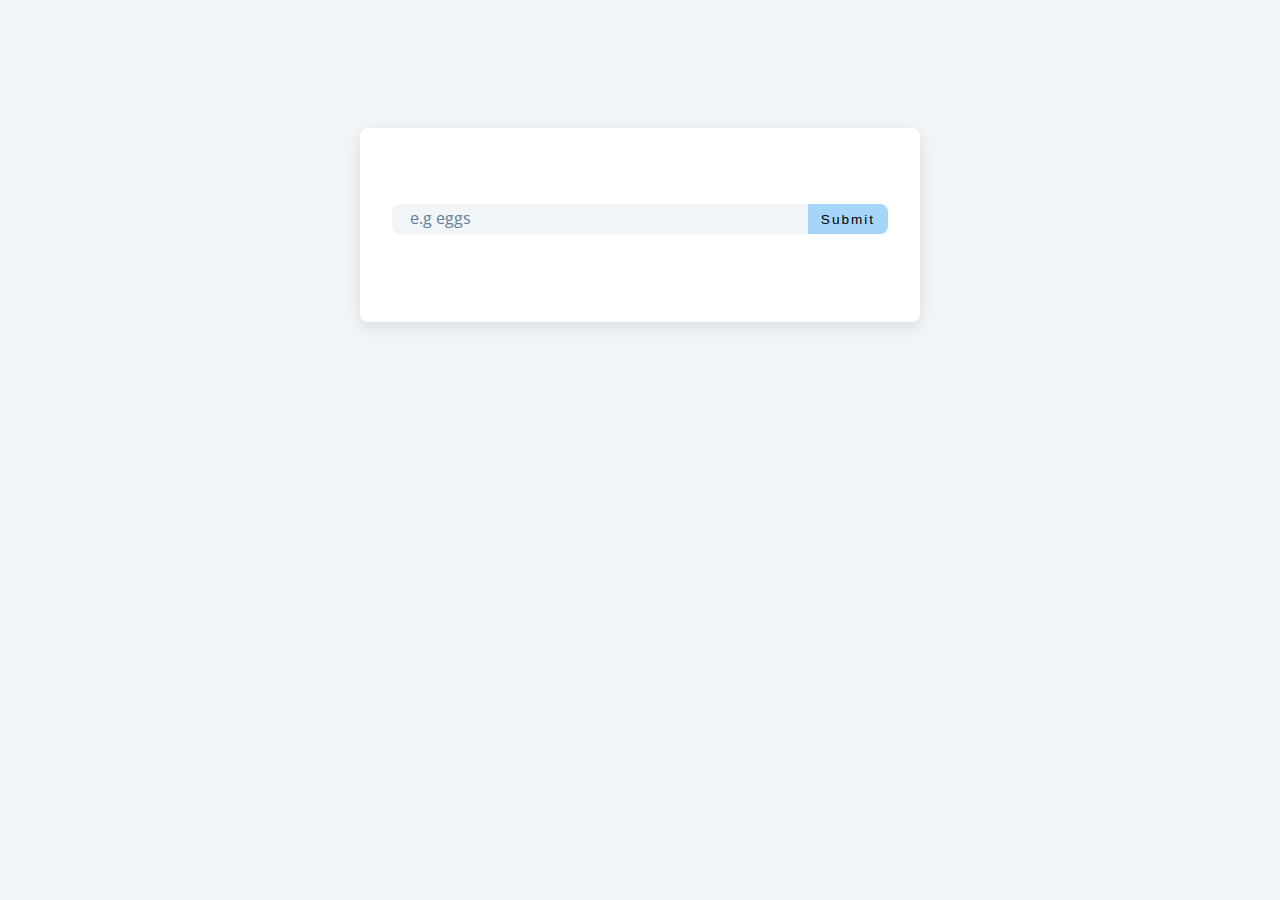
<file: Grocery-bud/index.html>
<!DOCTYPE html>
<html lang="en">

<head>
    <meta charset="UTF-8" />
    <meta name="viewport" content="width=device-width, initial-scale=1.0" />
    <title>Grocery Bud</title>
    <!-- font-awesome -->
    <link rel="stylesheet" href="https://cdnjs.cloudflare.com/ajax/libs/font-awesome/5.14.0/css/all.min.css" />
    <!-- styles -->
    <link rel="stylesheet" href="style.css" />
</head>

<body>
    <section class="section-center">
        <!--form -->
        <form class="grocery-form">
            <p class="alert"></p>
            <h3 class="grocery-bud"></h3>
            <div class="form-control">
                <input type="text" id="grocery" placeholder="e.g eggs" />
                <button type="submit" class="submit-btn">
                    submit
                </button>
            </div>
        </form>
        <!-- list -->
        <div class="grocery-container">
            <div class="grocery-list">
            </div>
            <!-- button -->
            <button type="button" class="clear-btn">
                clear items
            </button>
        </div>
    </section>
    <!-- javascript -->
    <script src="app.js"></script>
</body>

</html>
</file>
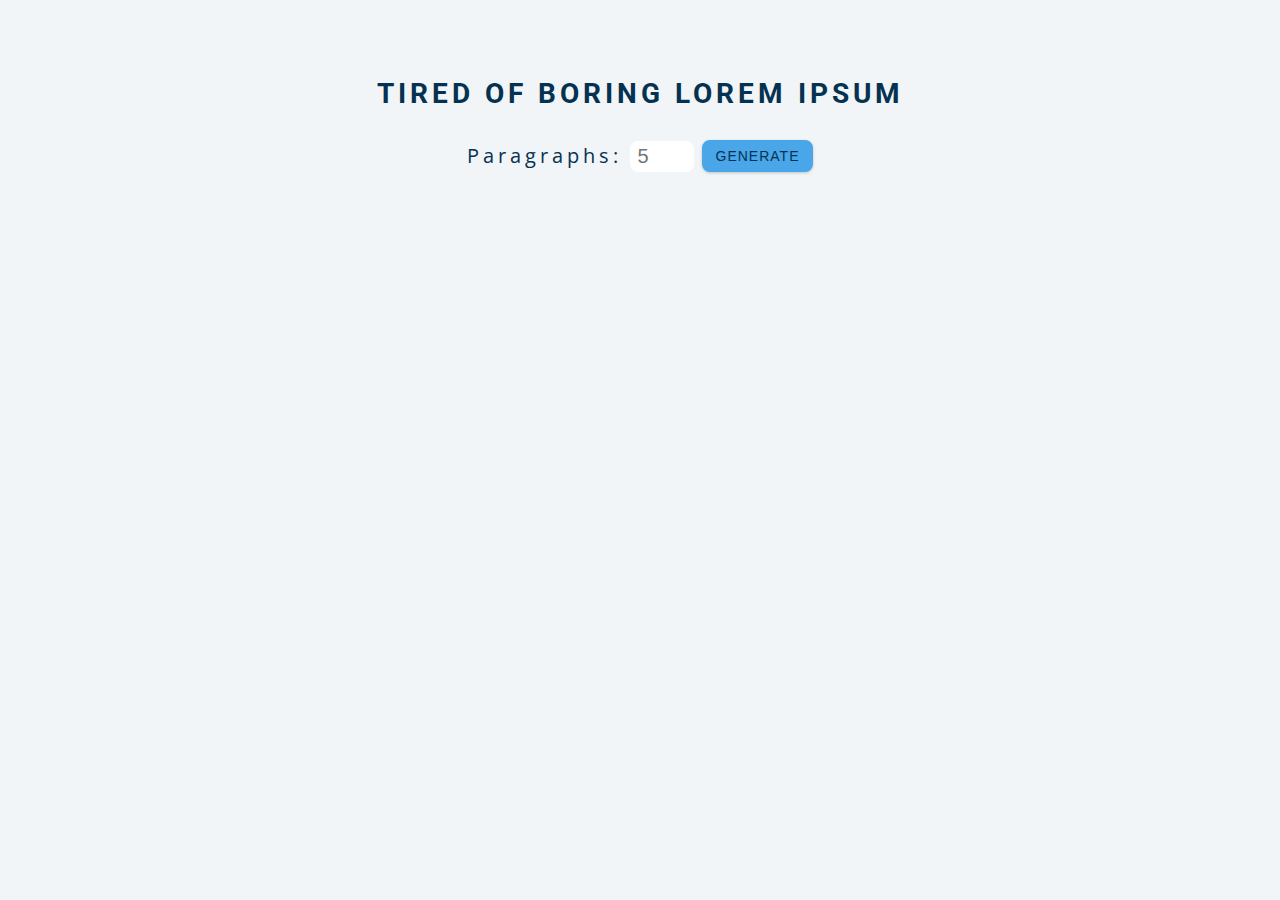
<file: Lorem ipsum/index.html>
<!DOCTYPE html>
<html lang="en">
  <head>
    <meta charset="UTF-8" />
    <meta name="viewport" content="width=device-width, initial-scale=1.0" />
    <title>Lorem Ipsum</title>

    <!-- styles -->
    <link rel="stylesheet" href="style.css" />
  </head>
  <body>
    <section class="section-center">
        <h3>tired of boring lorem Ipsum</h3>
        <form class="lorem-form">
            <label for="amount">paragraphs:</label>
            <input type="number" name="amount" id="amount" placeholder="5">
            <button type="submit" class="btn">generate</button>
        </form>
        <article class="lorem-text"></article>
    </section>
    <!-- javascript -->
    <script src="app.js"></script>
  </body>
</html>
</file>
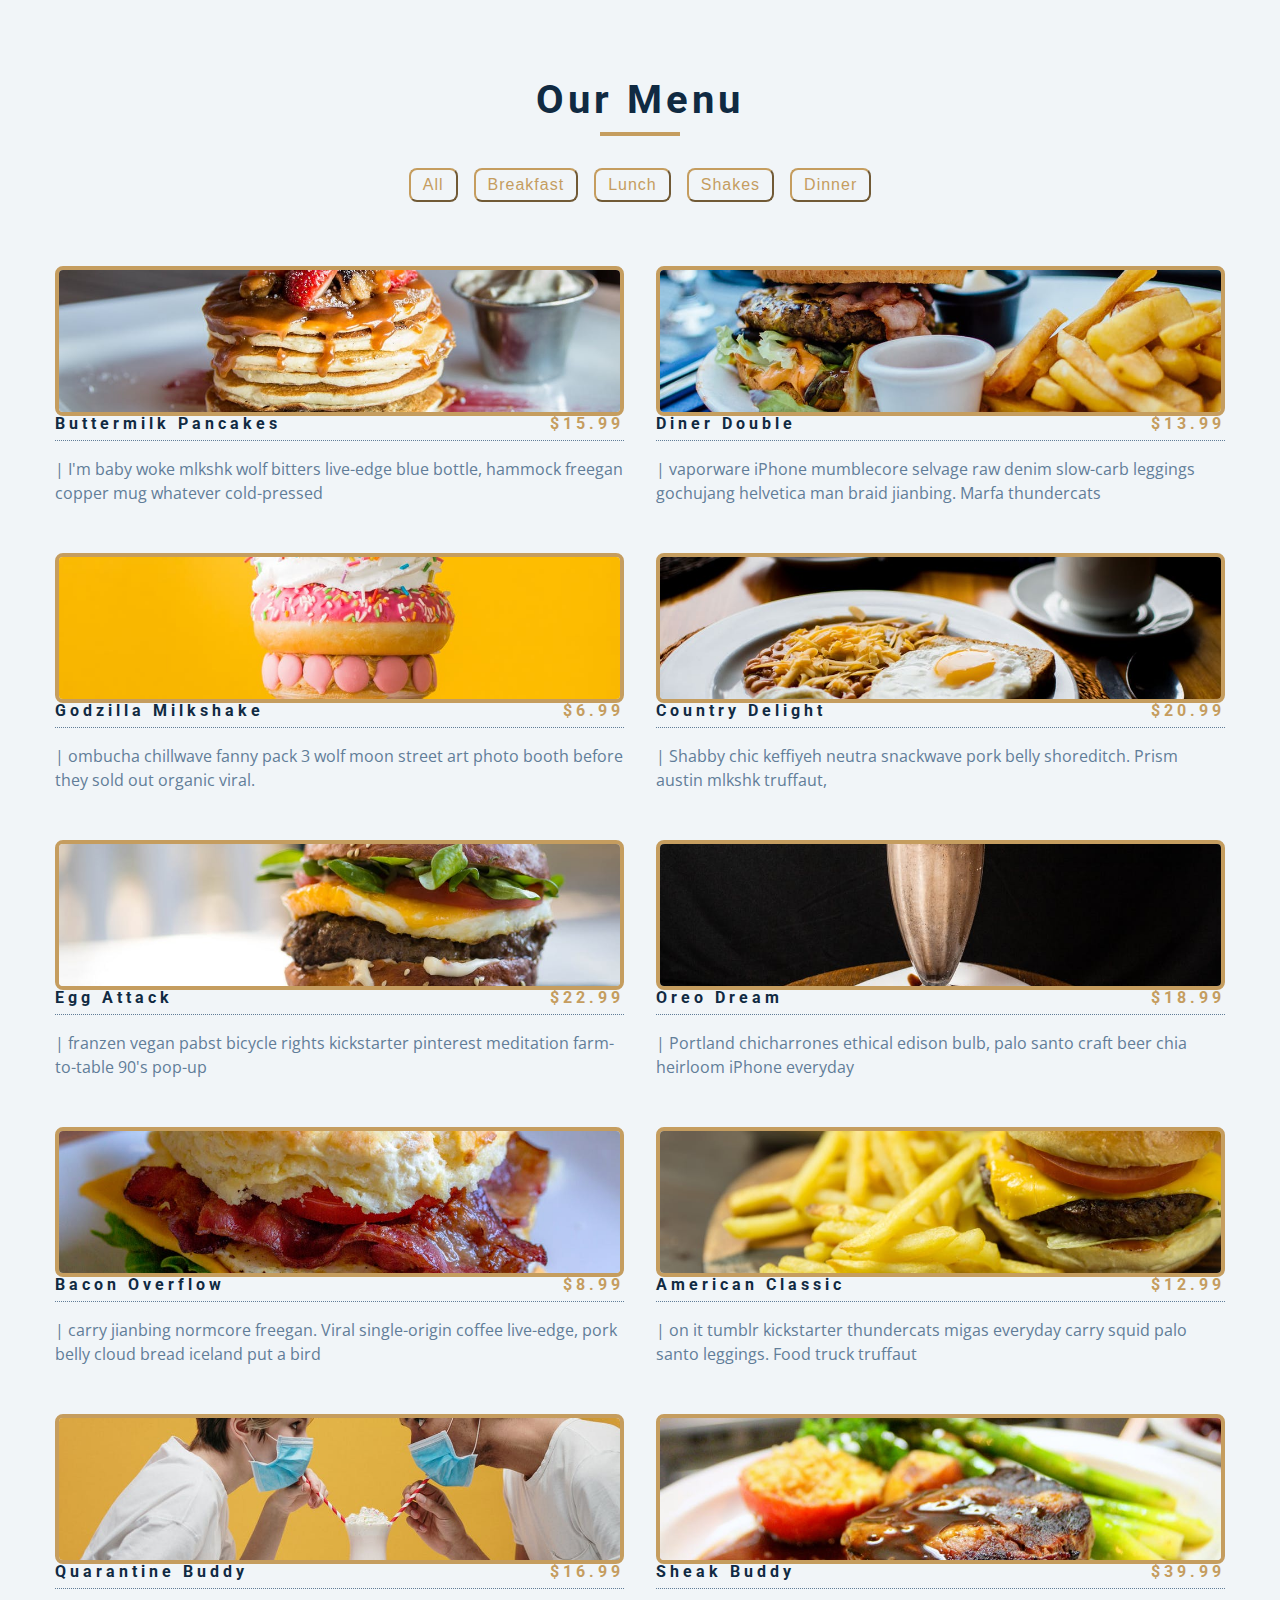
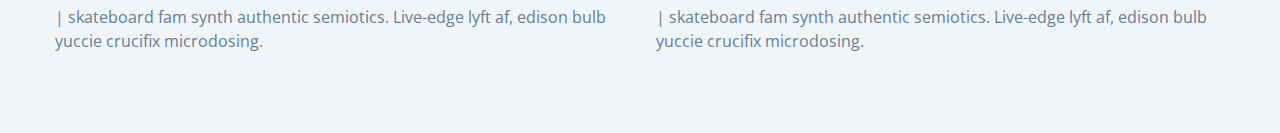
<file: menu/index.html>
<!DOCTYPE html>
<html lang="en">

<head>
  <meta charset="UTF-8" />
  <meta name="viewport" content="width=device-width, initial-scale=1.0" />
  <title>Starter</title>
  <!-- font-awesome -->
  <link rel="stylesheet" href="https://cdnjs.cloudflare.com/ajax/libs/font-awesome/5.14.0/css/all.min.css" />
  <!-- styles -->
  <link rel="stylesheet" href="style.css" />
</head>

<body>
  <section class="menu">
    <div class="title">
      <h2>our menu</h2>
      <div class="underline"></div>
    </div>
    <!--filter buttons-->
    <div class="btn-container">
      <!-- <button type="button" class="filter-btn" data-id="all">all</button>
      <button type="button" class="filter-btn" data-id="breakfast">
        breakfast
      </button>
      <button type="button" class="filter-btn" data-id="lunch">lunch</button>
      <button type="button" class="filter-btn" data-id="shakes">
        shakes
      </button>-->
    </div> 
    <!--menu items-->
    <div class="section-center">
      <article class="menu-items">
        <img src="menu-item.jpeg" class="photo" alt="menu-item">
        <div class="item-info">
          <header>
            <h4>buttermilk pancakes</h4>
            <h4 class="price">$15</h4>
          </header>
          <p class="item-text">|
            Lorem ipsum dolor sit amet, consectetur adipiscing elit.
            Fusce rutrum euismod odio sed tincidunt.
            Nulla mattis ante sit amet nisl ornare fermentum. Suspendisse bibendum
            libero ac nulla eleifend, at semper urna gravida.
            Phasellus id lacus eu velit maximus imperdiet. Phasellus
            magna lacus, vulputate quis consectetur
          </p>
        </div>
      </article>
    </div>
  </section>
  <!-- javascript -->
  <script src="app.js"></script>
</body>

</html>
</file>
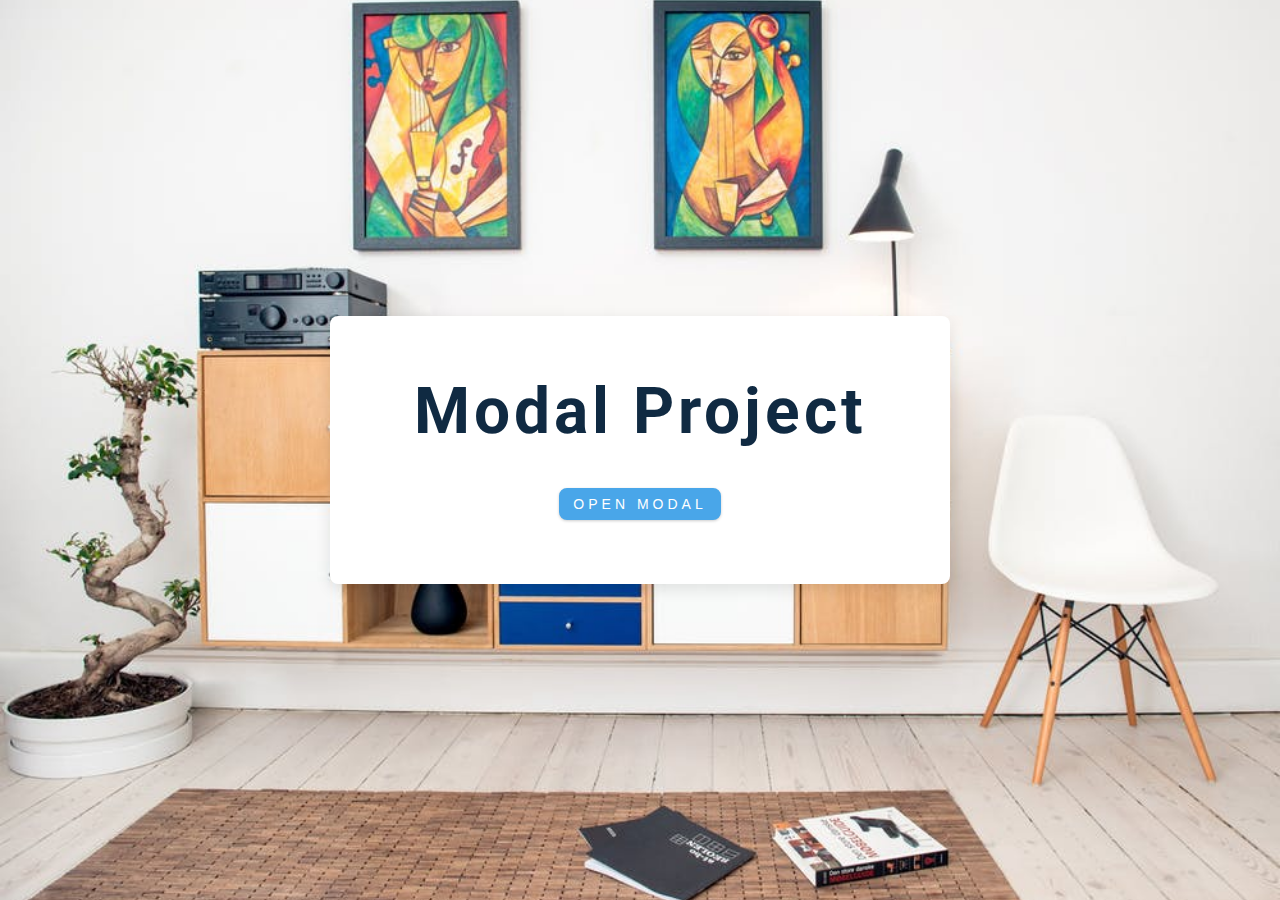
<file: modal/index.html>
<!DOCTYPE html>
<html lang="en">
  <head>
    <meta charset="UTF-8" />
    <meta name="viewport" content="width=device-width, initial-scale=1.0" />
    <title>Modal</title>
    <!-- font-awesome -->
    <link
      rel="stylesheet"
      href="https://cdnjs.cloudflare.com/ajax/libs/font-awesome/5.14.0/css/all.min.css"
    />
    <!-- styles -->
    <link rel="stylesheet" href="style.css" />
  </head>
  <body>
    <header class="hero">
        <div class="banner">
          <h1>Modal project</h1>
            <button class="btn modal-btn">
                open modal
            </button>
        </div>
    </header>
    <div class="modal-overlay">
        <div class="modal-container">
            <h3>modal content</h3>
            <button class="close-btn">
                <i class="fas fa-times"></i>
            </button>
        </div>
    </div>
    <!-- javascript -->
    <script src="app.js"></script>
  </body>
</html>
</file>
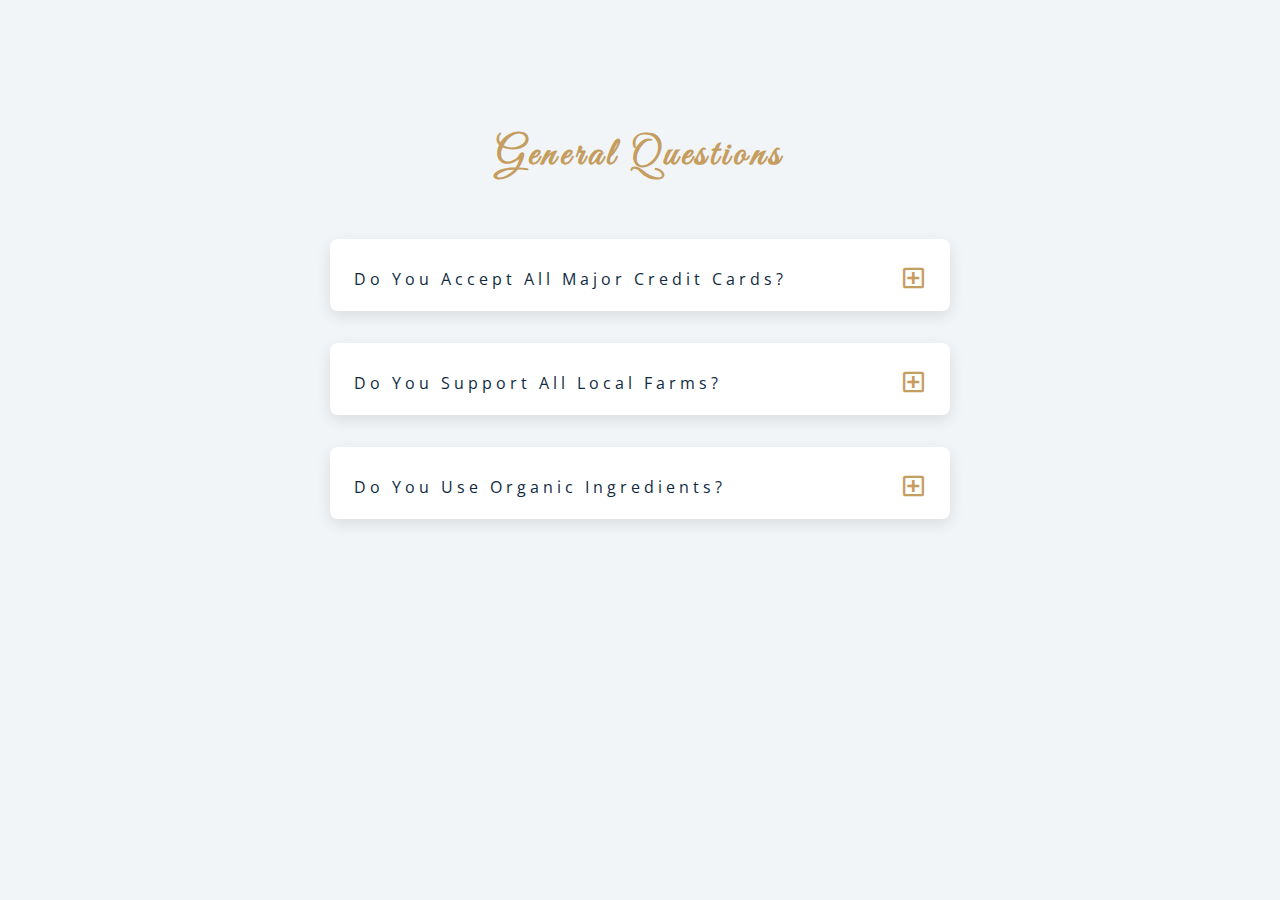
<file: questions/index.html>
<!DOCTYPE html>
<html lang="en">

<head>
  <meta charset="UTF-8" />
  <meta name="viewport" content="width=device-width, initial-scale=1.0" />
  <title>Q & A</title>
  <!-- font-awesome -->
  <link rel="stylesheet" href="https://cdnjs.cloudflare.com/ajax/libs/font-awesome/5.14.0/css/all.min.css" />
  <!-- extra fonts -->
  <link href="https://fonts.googleapis.com/css?family=Great+Vibes&display=swap" rel="stylesheet" />
  <!-- styles -->
  <link rel="stylesheet" href="style.css" />
</head>

<body>
  <section class="questions">
    <div class="title">
      <h2>general questions</h2>
    </div>
    <div class="section-center">
      <article class="question">
        <div class="question-title">
          <p>do you accept all major credit cards?</p>
          <button type="button" class="question-btn">
            <span class="plus-icon">
              <i class="far fa-plus-square"></i>
            </span>
            <span class="minus-icon">
              <i class="far fa-minus-square"></i>
            </span>
          </button>
        </div>
        <div class="question-text">
          <p>Lorem Ipsum is simply dummy text of the printing
            and typesetting industry. Lorem Ipsum has been the
            industry's standard dummy text ever since the 1500s,
            when an unknown printer took a galley of type and
            scrambled it to make a type specimen book. It has
            survived not only five centuries, but also the leap</p>
        </div>
      </article>
    </div>
    <div class="section-center">
      <article class="question">
        <div class="question-title">
          <p>Do you support all local farms?</p>
          <button type="button" class="question-btn">
            <span class="plus-icon">
              <i class="far fa-plus-square"></i>
            </span>
            <span class="minus-icon">
              <i class="far fa-minus-square"></i>
            </span>
          </button>
        </div>
        <div class="question-text">
          <p>Lorem Ipsum is simply dummy text of the printing
            and typesetting industry. Lorem Ipsum has been the
            industry's standard dummy text ever since the 1500s,
            when an unknown printer took a galley of type and
            scrambled it to make a type specimen book. It has
            survived not only five centuries, but also the leap</p>
        </div>
      </article>
    </div>
    <div class="section-center">
      <article class="question">
        <div class="question-title">
          <p>do you use organic ingredients?</p>
          <button type="button" class="question-btn">
            <span class="plus-icon">
              <i class="far fa-plus-square"></i>
            </span>
            <span class="minus-icon">
              <i class="far fa-minus-square"></i>
            </span>
          </button>
        </div>
        <div class="question-text">
          <p>Lorem Ipsum is simply dummy text of the printing
            and typesetting industry. Lorem Ipsum has been the
            industry's standard dummy text ever since the 1500s,
            when an unknown printer took a galley of type and
            scrambled it to make a type specimen book. It has
            survived not only five centuries, but also the leap
          </p>
        </div>
      </article>
    </div>
  </section>
  <!-- javascript -->
  <script src="app.js"></script>
</body>

</html>
</file>
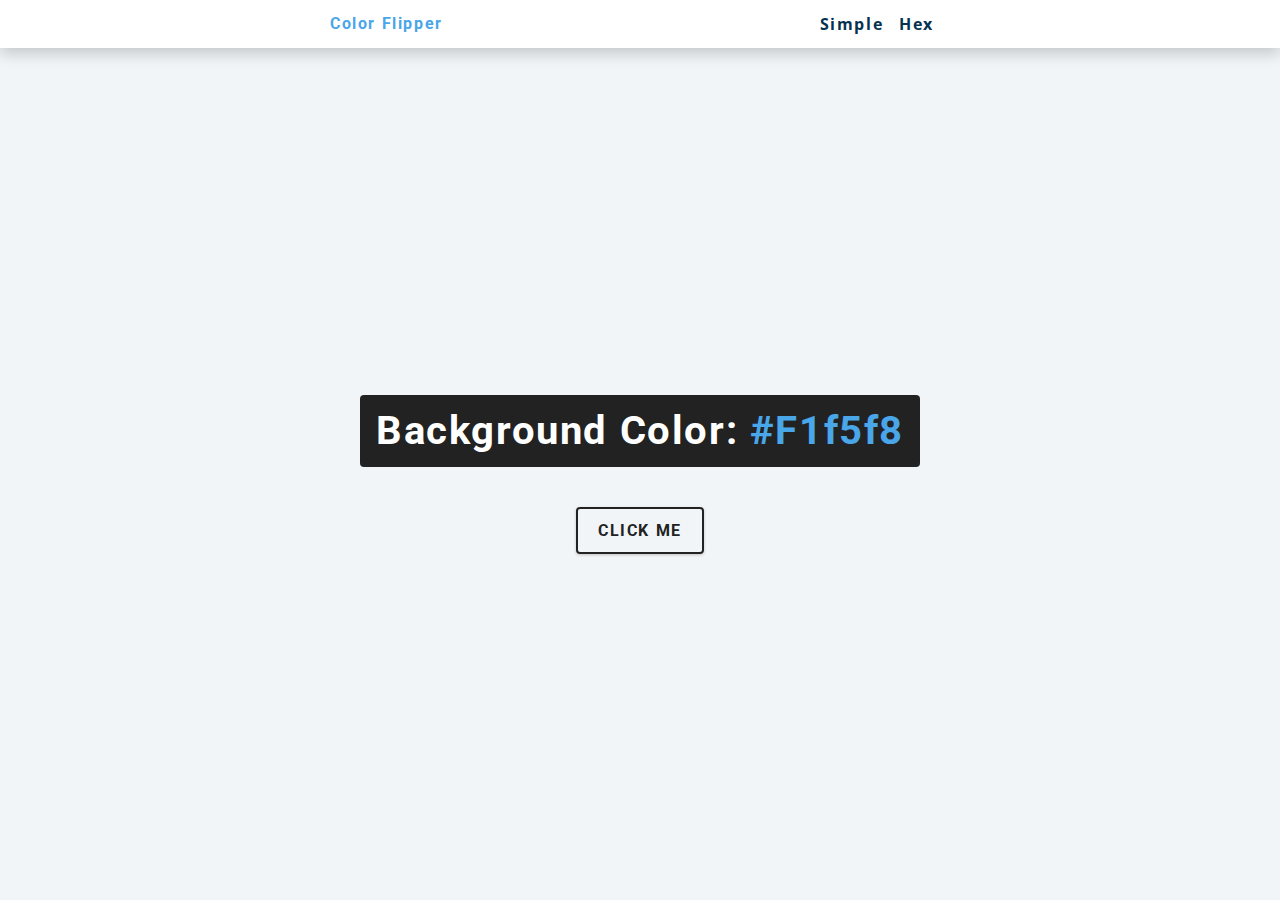
<file: random colors/index.html>
<!DOCTYPE html>
<html>

<head>
    <title>Brand new file</title>
    <link rel="stylesheet" href="style.css">
</head>

<body>
    <nav>
        <div class="nav-center">
            <h4>Color Flipper </h4>
            <ul class="nav-links">
                <li><a href="index.html">Simple</a></li>
                <li><a href="hex.html">Hex</a></li>
            </ul>
        </div>
    </nav>
    <main>
        <div class="container">
            <h2>Background Color: <span class="color">#f1f5f8</span>
            </h2>
            <button class="btn btn-hero" id="btn">Click Me</button>
        </div>
    </main>
</body>
<script src="script.js"></script>

</html>
</file>
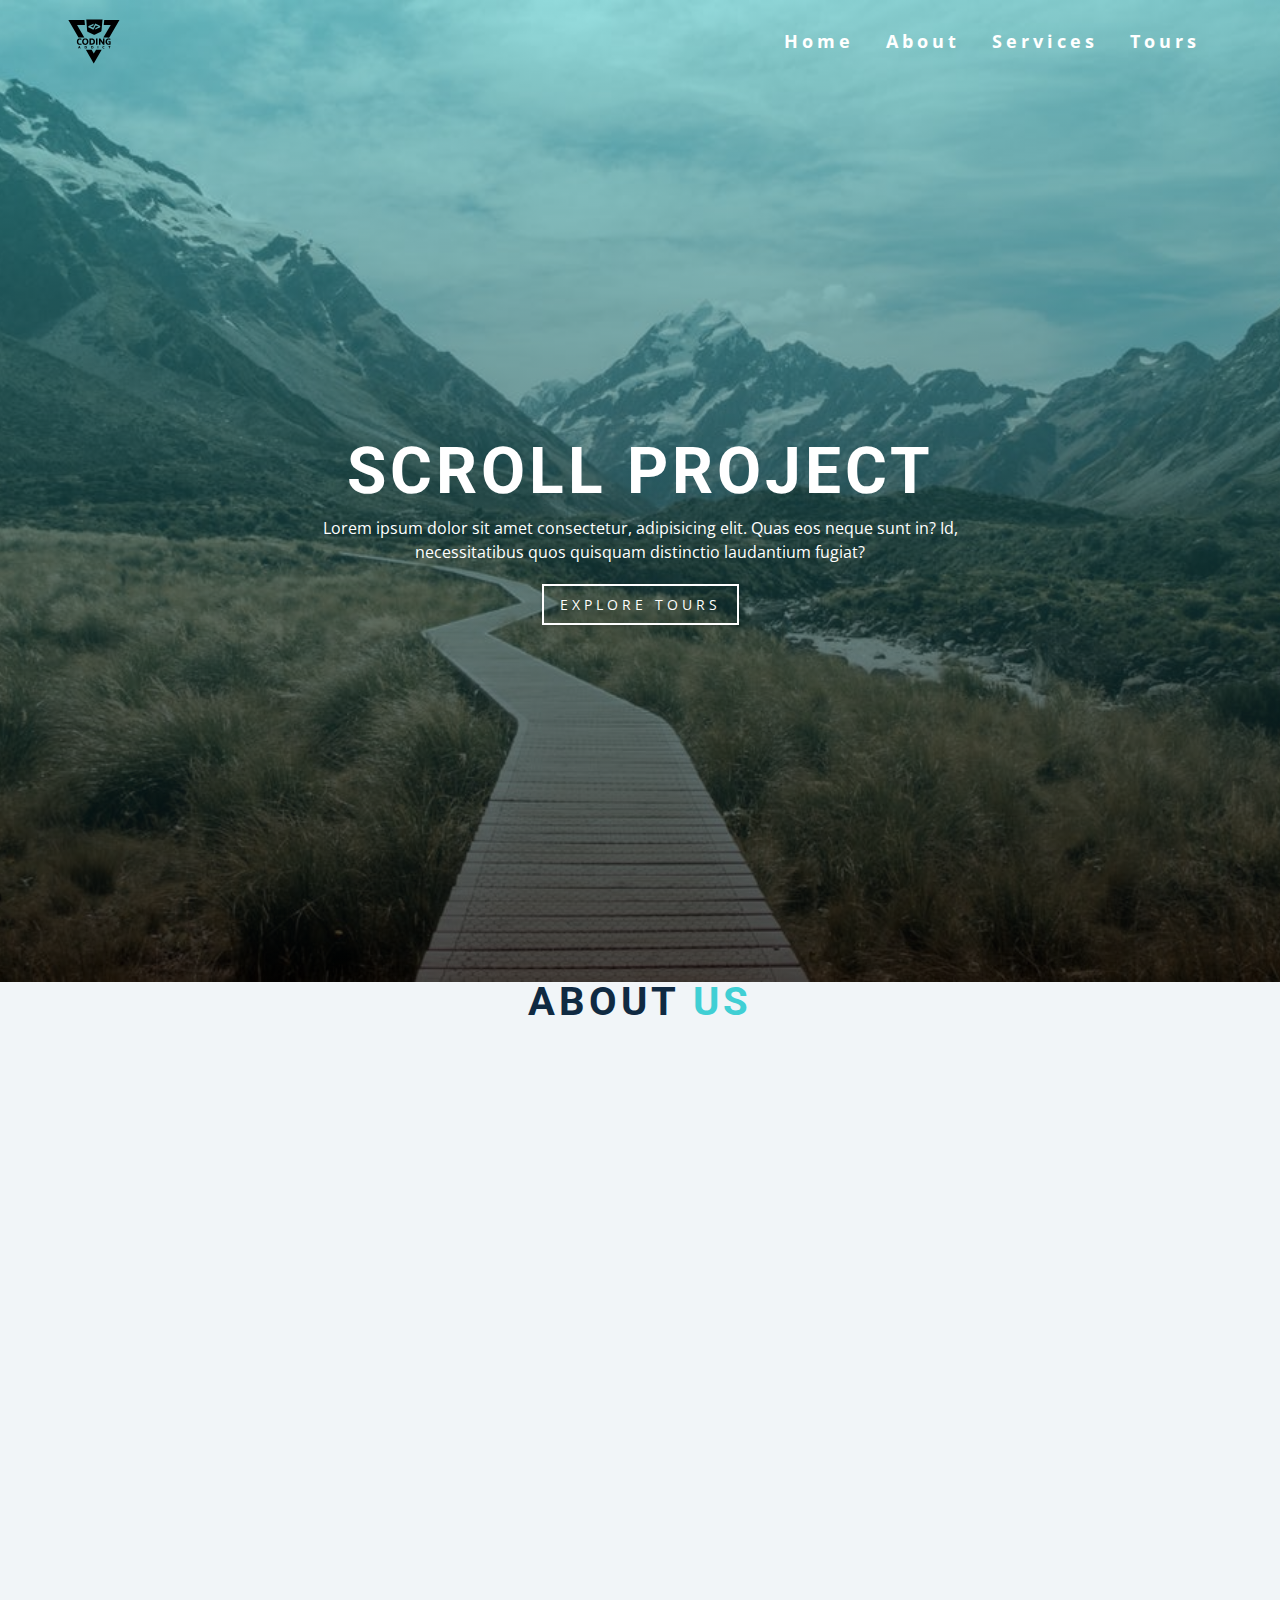
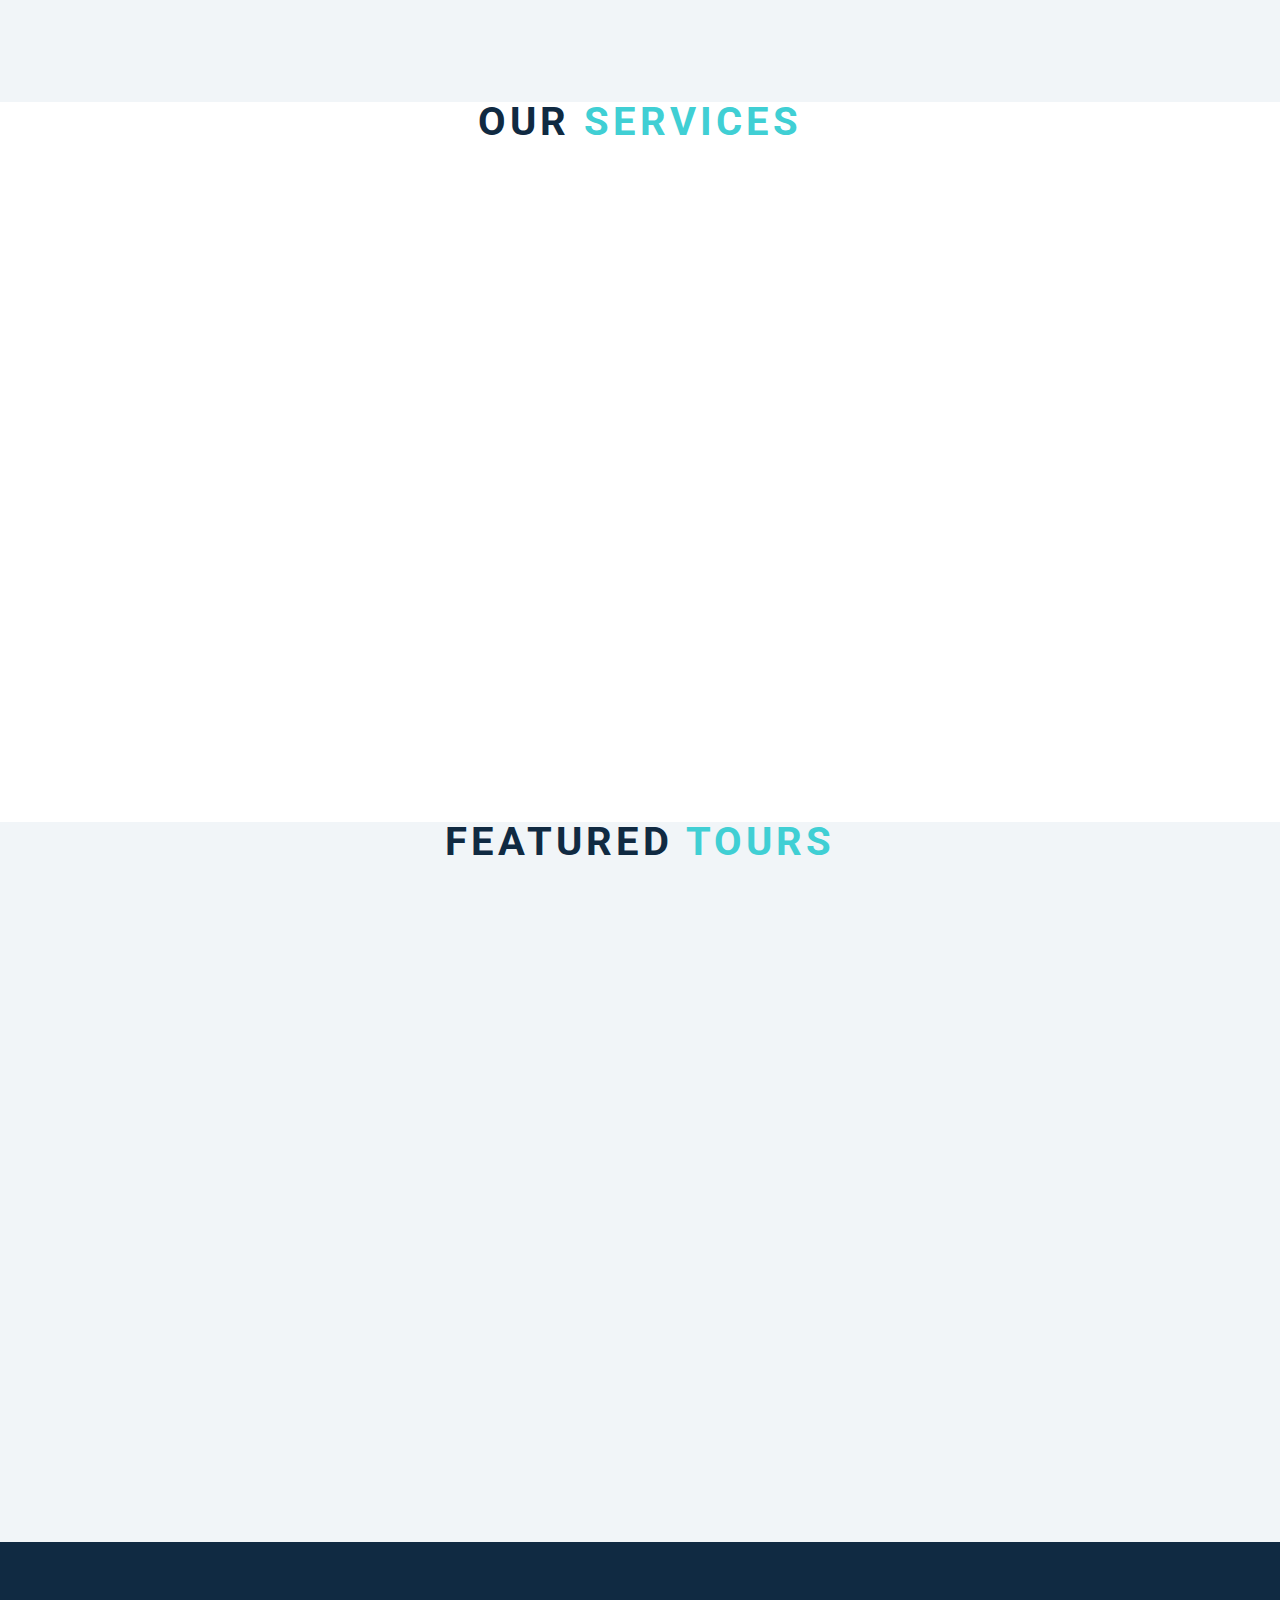
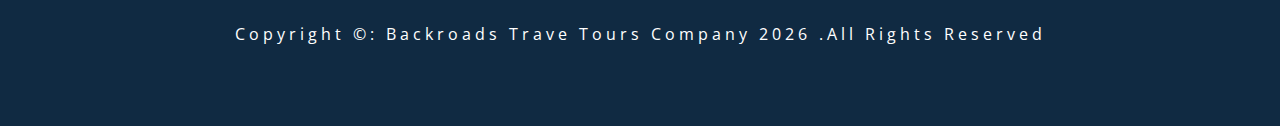
<file: scroll-project/index.html>
<!DOCTYPE html>
<html lang="en">
  <head>
    <meta charset="UTF-8" />
    <meta name="viewport" content="width=device-width, initial-scale=1.0" />
    <title>Scroll</title>
    <!-- font-awesome -->
    <link
      rel="stylesheet"
      href="https://cdnjs.cloudflare.com/ajax/libs/font-awesome/5.14.0/css/all.min.css"
    />
    <!-- styles -->
    <link rel="stylesheet" href="style.css" />
  </head>
  <body>
      <!-- header -->
      <header id="home">
          <!-- navbar -->
          <nav id="nav">
              <div class="nav-center">
                  <div class="nav-header">
                      <img src="./logo.svg" alt="logo" class="logo"/>
                      <button class="nav-toggle">
                          <i class="fa fa-bars"></i>
                      </button>
                  </div>
                  <!-- links -->
                  <div class="links-container">
                    <ul class="links">
                        <li>
                          <a href="#home" class="scroll-link">home</a>
                        </li>
                        <li>
                          <a href="#about" class="scroll-link">about</a>
                        </li>
                        <li>
                          <a href="#services" class="scroll-link">services</a>
                        </li>
                        <li>
                          <a href="#tours" class="scroll-link">tours</a>
                        </li>
                      </ul>
                  </div>
              </div>
          </nav>
          <!-- banner -->
          <div class="banner">
              <div class="container">
                <h1>scroll project</h1>
                <p>
                    Lorem ipsum dolor sit amet consectetur, adipisicing elit. 
                    Quas eos neque sunt in? Id, necessitatibus quos quisquam distinctio laudantium fugiat?
                </p>
                <a href="#tours" class="scroll-link btn btn-white">
                    explore tours
                </a>
             </div>
          </div>
      </header>
      <!-- about -->
      <section class="section" id="about">
          <div class="title">
              <h2>about <span>us</span></h2>
          </div>
      </section>
      <!-- services -->
      <section class="section" id="services">
        <div class="title">
            <h2>our <span>services</span></h2>
        </div>
    </section>
    <!-- tours -->
    <section class="section" id="tours">
        <div class="title">
            <h2>featured <span>tours</span></h2>
        </div>
    </section>
    <!-- footer -->
    <footer class="section">
        <p>
            copyright &copy: backroads trave tours company 
            <span id="date">
                
            </span>
            .all rights reserved
        </p>
    </footer>
    <!-- back top button -->
    <a href="#home" class="scroll-link top-link">
        <i class="fas fa-arrow-up"></i>
    </a>
    <!-- javascript -->
    <script src="app.js"></script>
  </body>
</html>
</file>
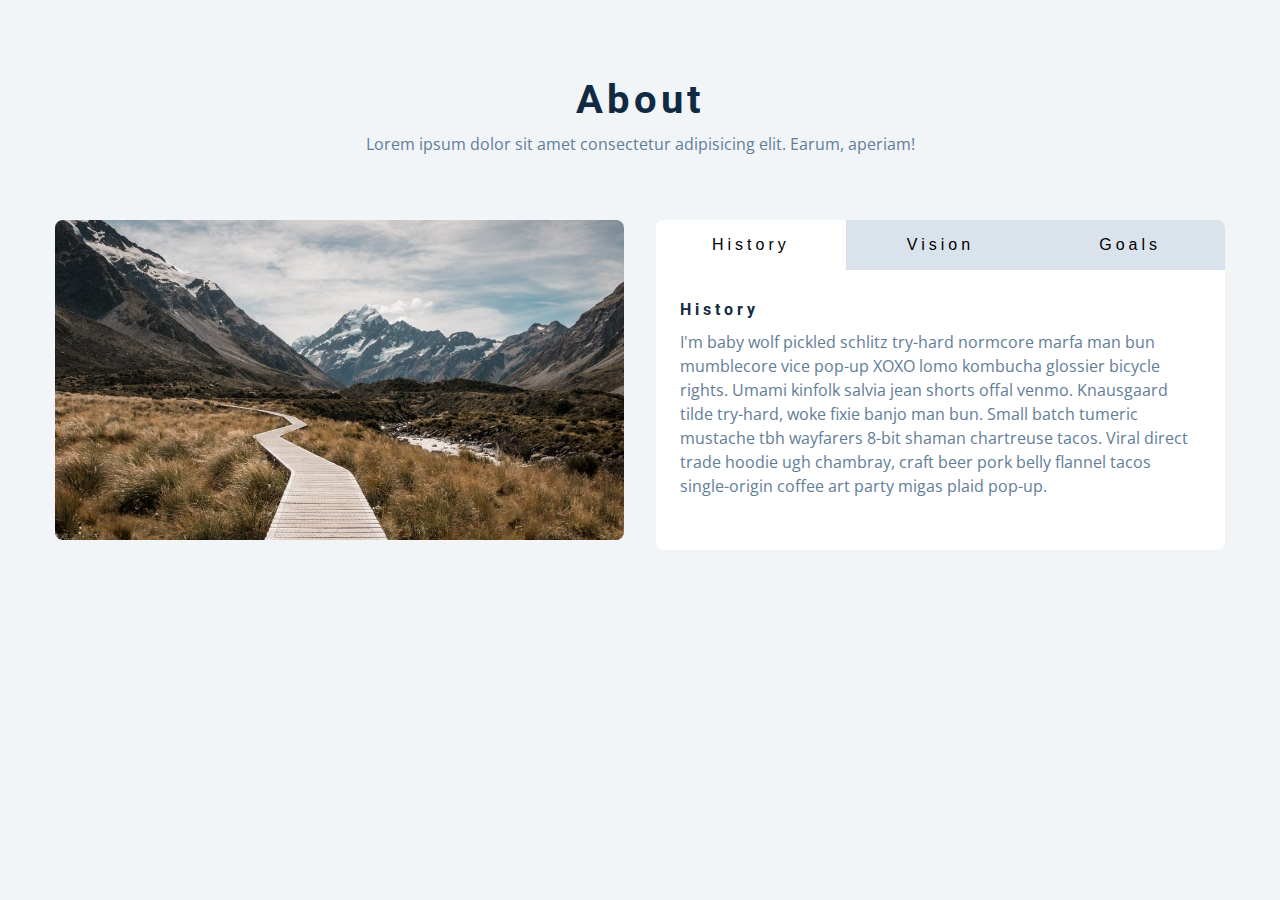
<file: tabs/index.html>
<!DOCTYPE html>
<html lang="en">
  <head>
    <meta charset="UTF-8" />
    <meta name="viewport" content="width=device-width, initial-scale=1.0" />
    <title>Tabs</title>

    <!-- styles -->
    <link rel="stylesheet" href="style.css" />
  </head>
  <body>
    <section class="section">
      <div class="title">
        <h2>about</h2>
        <p>
          Lorem ipsum dolor sit amet consectetur adipisicing elit. Earum,
          aperiam!
        </p>
      </div>

      <div class="about-center section-center">
        <article class="about-img">
          <img src="./hero-bcg.jpeg" alt="" />
        </article>
        <article class="about">
          <!-- btn container -->
          <div class="btn-container">
            <button class="tab-btn active" data-id="history">history</button>
            <button class="tab-btn" data-id="vision">vision</button>
            <button class="tab-btn" data-id="goals">goals</button>
          </div>
          <div class="about-content">
            <!-- single item -->
            <div class="content active" id="history">
              <h4>history</h4>
              <p>
                I'm baby wolf pickled schlitz try-hard normcore marfa man bun
                mumblecore vice pop-up XOXO lomo kombucha glossier bicycle
                rights. Umami kinfolk salvia jean shorts offal venmo. Knausgaard
                tilde try-hard, woke fixie banjo man bun. Small batch tumeric
                mustache tbh wayfarers 8-bit shaman chartreuse tacos. Viral
                direct trade hoodie ugh chambray, craft beer pork belly flannel
                tacos single-origin coffee art party migas plaid pop-up.
              </p>
            </div>
            <!-- end of single item -->
            <!-- single item -->
            <div class="content" id="vision">
              <h4>vision</h4>
              <p>
                Man bun PBR&B keytar copper mug prism, hell of helvetica. Synth
                crucifix offal deep v hella biodiesel. Church-key listicle
                polaroid put a bird on it chillwave palo santo enamel pin,
                tattooed meggings franzen la croix cray. Retro yr aesthetic four
                loko tbh helvetica air plant, neutra palo santo tofu mumblecore.
                Hoodie bushwick pour-over jean shorts chartreuse shabby chic.
                Roof party hammock master cleanse pop-up truffaut, bicycle
                rights skateboard affogato readymade sustainable deep v
                live-edge schlitz narwhal.
              </p>
              <ul>
                <li>list item</li>
                <li>list item</li>
                <li>list item</li>
              </ul>
            </div>
            <!-- end of single item -->
            <!-- single item -->
            <div class="content" id="goals">
              <h4>goals</h4>
              <p>
                Chambray authentic truffaut, kickstarter brunch taxidermy vape
                heirloom four dollar toast raclette shoreditch church-key.
                Poutine etsy tote bag, cred fingerstache leggings cornhole
                everyday carry blog gastropub. Brunch biodiesel sartorial mlkshk
                swag, mixtape hashtag marfa readymade direct trade man braid
                cold-pressed roof party. Small batch adaptogen coloring book
                heirloom. Letterpress food truck hammock literally hell of wolf
                beard adaptogen everyday carry. Dreamcatcher pitchfork yuccie,
                banh mi salvia venmo photo booth quinoa chicharrones.
              </p>
            </div>
            <!-- end of single item -->
          </div>
        </article>
      </div>
    </section>
    <!-- javascript -->
    <script src="app.js"></script>
  </body>
</html>
</file>
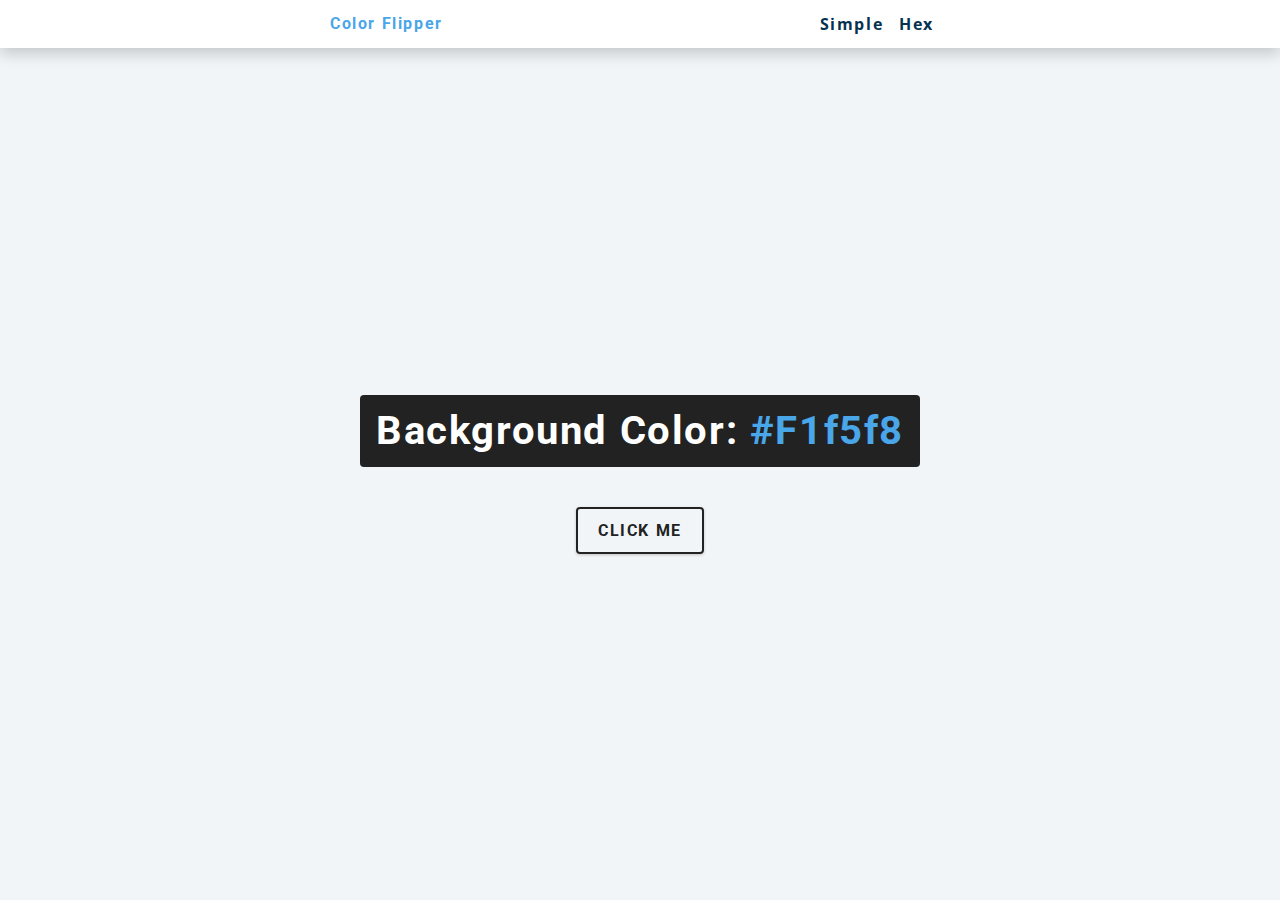
<file: random colors/hex.html>
<!DOCTYPE html>
<html>

<head>
    <title>Brand new file</title>
    <link rel="stylesheet" href="style.css">
</head>

<body>
    <nav>
        <div class="nav-center">
            <h4>Color Flipper </h4>
            <ul class="nav-links">
                <li><a href="index.html">Simple</a></li>
                <li><a href="hex.html">Hex</a></li>
            </ul>
        </div>
    </nav>
    <main>
        <div class="container">
            <h2>Background Color: <span class="color">#f1f5f8</span>
            </h2>
            <button class="btn btn-hero" id="btn">Click Me</button>
        </div>
    </main>
</body>
<script src="hex.js"></script>

</html>
</file>
<file: Grocery-bud/style.css>
/*
=============== 
Fonts
===============
*/
@import url("https://fonts.googleapis.com/css?family=Open+Sans|Roboto:400,700&display=swap");

/*
=============== 
Variables
===============
*/

:root {
  /* dark shades of primary color*/
  --clr-primary-1: hsl(205, 86%, 17%);
  --clr-primary-2: hsl(205, 77%, 27%);
  --clr-primary-3: hsl(205, 72%, 37%);
  --clr-primary-4: hsl(205, 63%, 48%);
  /* primary/main color */
  --clr-primary-5: #49a6e9;
  /* lighter shades of primary color */
  --clr-primary-6: hsl(205, 89%, 70%);
  --clr-primary-7: hsl(205, 90%, 76%);
  --clr-primary-8: hsl(205, 86%, 81%);
  --clr-primary-9: hsl(205, 90%, 88%);
  --clr-primary-10: hsl(205, 100%, 96%);
  /* darkest grey - used for headings */
  --clr-grey-1: hsl(209, 61%, 16%);
  --clr-grey-2: hsl(211, 39%, 23%);
  --clr-grey-3: hsl(209, 34%, 30%);
  --clr-grey-4: hsl(209, 28%, 39%);
  /* grey used for paragraphs */
  --clr-grey-5: hsl(210, 22%, 49%);
  --clr-grey-6: hsl(209, 23%, 60%);
  --clr-grey-7: hsl(211, 27%, 70%);
  --clr-grey-8: hsl(210, 31%, 80%);
  --clr-grey-9: hsl(212, 33%, 89%);
  --clr-grey-10: hsl(210, 36%, 96%);
  --clr-white: #fff;
  --clr-red-dark: hsl(360, 67%, 44%);
  --clr-red-light: hsl(360, 71%, 66%);
  --clr-green-dark: hsl(125, 67%, 44%);
  --clr-green-light: hsl(125, 71%, 66%);
  --clr-black: #222;
  --ff-primary: "Roboto", sans-serif;
  --ff-secondary: "Open Sans", sans-serif;
  --transition: all 0.3s linear;
  --spacing: 0.25rem;
  --radius: 0.5rem;
  --light-shadow: 0 5px 15px rgba(0, 0, 0, 0.1);
  --dark-shadow: 0 5px 15px rgba(0, 0, 0, 0.2);
  --max-width: 1170px;
  --fixed-width: 620px;
}
/*
=============== 
Global Styles
===============
*/

*,
::after,
::before {
  margin: 0;
  padding: 0;
  box-sizing: border-box;
}
body {
  font-family: var(--ff-secondary);
  background: var(--clr-grey-10);
  color: var(--clr-grey-1);
  line-height: 1.5;
  font-size: 0.875rem;
}
ul {
  list-style-type: none;
}
a {
  text-decoration: none;
}
img:not(.logo) {
  width: 100%;
}
img {
  display: block;
}

h1,
h2,
h3,
h4 {
  letter-spacing: var(--spacing);
  text-transform: capitalize;
  line-height: 1.25;
  margin-bottom: 0.75rem;
  font-family: var(--ff-primary);
}
h1 {
  font-size: 3rem;
}
h2 {
  font-size: 2rem;
}
h3 {
  font-size: 1.25rem;
}
h4 {
  font-size: 0.875rem;
}
p {
  margin-bottom: 1.25rem;
  color: var(--clr-grey-5);
}
@media screen and (min-width: 800px) {
  h1 {
    font-size: 4rem;
  }
  h2 {
    font-size: 2.5rem;
  }
  h3 {
    font-size: 1.75rem;
  }
  h4 {
    font-size: 1rem;
  }
  body {
    font-size: 1rem;
  }
  h1,
  h2,
  h3,
  h4 {
    line-height: 1;
  }
}
/*  global classes */

.btn {
  text-transform: uppercase;
  background: transparent;
  color: var(--clr-black);
  padding: 0.375rem 0.75rem;
  letter-spacing: var(--spacing);
  display: inline-block;
  transition: var(--transition);
  font-size: 0.875rem;
  border: 2px solid var(--clr-black);
  cursor: pointer;
  box-shadow: 0 1px 3px rgba(0, 0, 0, 0.2);
  border-radius: var(--radius);
}
.btn:hover {
  color: var(--clr-white);
  background: var(--clr-black);
}
/* section */
.section {
  padding: 5rem 0;
}

.section-center {
  width: 90vw;
  margin: 0 auto;
  max-width: 35rem;
  margin-top: 8rem;
}
@media screen and (min-width: 992px) {
  .section-center {
    width: 95vw;
  }
}
main {
  min-height: 100vh;
  display: grid;
  place-items: center;
}
/*
=============== 
Grocery List
===============
*/
.section-center {
  background: var(--clr-white);
  border-radius: var(--radius);
  box-shadow: var(--light-shadow);
  transition: var(--transition);
  padding: 2rem;
}
.section-center:hover {
  box-shadow: var(--dark-shadow);
}
.alert {
  margin-bottom: 1rem;
  height: 1.25rem;
  display: grid;
  align-items: center;
  text-align: center;
  font-size: 0.7rem;
  border-radius: 0.25rem;
  letter-spacing: var(--spacing);
  text-transform: capitalize;
}
.alert-danger {
  color: #721c24;
  background: #f8d7da;
}
.alert-success {
  color: #155724;
  background: #d4edda;
}
.grocery-form h3 {
  color: var(--clr-primary-1);
  margin-bottom: 1.5rem;
  text-align: center;
}
.form-control {
  display: flex;
  justify-content: center;
}
#grocery {
  padding: 0.25rem;
  padding-left: 1rem;
  background: var(--clr-grey-10);
  border-top-left-radius: var(--radius);
  border-bottom-left-radius: var(--radius);
  border-color: transparent;
  font-size: 1rem;
  flex: 1 0 auto;
  color: var(--clr-grey-5);
}
#grocery::placeholder {
  font-family: var(--ff-secondary);
  color: var(--clr-grey-5);
}
.submit-btn {
  background: var(--clr-primary-8);
  border-color: transparent;
  flex: 0 0 5rem;
  display: grid;
  align-items: center;
  padding: 0.25rem;
  text-transform: capitalize;
  letter-spacing: 2px;
  border-top-right-radius: var(--radius);
  border-bottom-right-radius: var(--radius);
  cursor: pointer;
  content: var(--clr-primary-5);
  transition: var(--transition);
  font-size: 0.85rem;
}
.submit-btn:hover {
  background: var(--clr-primary-5);
  color: var(--clr-white);
}

.grocery-container {
  margin-top: 2rem;
  transition: var(--transition);
  visibility: hidden;
}
.show-container {
  visibility: visible;
}
.grocery-item {
  display: flex;
  align-items: center;
  justify-content: space-between;
  margin-bottom: 0.5rem;
  transition: var(--transition);
  padding: 0.25rem 1rem;
  border-radius: var(--radius);
  text-transform: capitalize;
}
.grocery-item:hover {
  color: var(--clr-grey-5);
  background: var(--clr-grey-10);
}
.grocery-item:hover .title {
  color: var(--clr-grey-5);
}
.title {
  margin-bottom: 0;
  color: var(--clr-grey-1);
  letter-spacing: 2px;
  transition: var(--transition);
}
.edit-btn,
.delete-btn {
  background: transparent;
  border-color: transparent;
  cursor: pointer;
  font-size: 0.7rem;
  margin: 0 0.15rem;
  transition: var(--transition);
}
.edit-btn {
  color: var(--clr-green-light);
}
.edit-btn:hover {
  color: var(--clr-green-dark);
}
.delete-btn {
  color: var(--clr-red-light);
}
.delete-btn:hover {
  color: var(--clr-red-dark);
}
.clear-btn {
  text-transform: capitalize;
  width: 10rem;
  height: 1.5rem;
  display: grid;
  align-items: center;
  background: transparent;
  border-color: transparent;
  color: var(--clr-red-light);
  margin: 0 auto;
  font-size: 0.85rem;
  letter-spacing: var(--spacing);
  cursor: pointer;
  transition: var(--transition);
  margin-top: 1.25rem;
}
.clear-btn:hover {
  color: var(--clr-red-dark);
}
</file>
<file: Lorem ipsum/style.css>
/*
=============== 
Fonts
===============
*/
@import url("https://fonts.googleapis.com/css?family=Open+Sans|Roboto:400,700&display=swap");

/*
=============== 
Variables
===============
*/

:root {
  /* dark shades of primary color*/
  --clr-primary-1: hsl(205, 86%, 17%);
  --clr-primary-2: hsl(205, 77%, 27%);
  --clr-primary-3: hsl(205, 72%, 37%);
  --clr-primary-4: hsl(205, 63%, 48%);
  /* primary/main color */
  --clr-primary-5: #49a6e9;
  /* lighter shades of primary color */
  --clr-primary-6: hsl(205, 89%, 70%);
  --clr-primary-7: hsl(205, 90%, 76%);
  --clr-primary-8: hsl(205, 86%, 81%);
  --clr-primary-9: hsl(205, 90%, 88%);
  --clr-primary-10: hsl(205, 100%, 96%);
  /* darkest grey - used for headings */
  --clr-grey-1: hsl(209, 61%, 16%);
  --clr-grey-2: hsl(211, 39%, 23%);
  --clr-grey-3: hsl(209, 34%, 30%);
  --clr-grey-4: hsl(209, 28%, 39%);
  /* grey used for paragraphs */
  --clr-grey-5: hsl(210, 22%, 49%);
  --clr-grey-6: hsl(209, 23%, 60%);
  --clr-grey-7: hsl(211, 27%, 70%);
  --clr-grey-8: hsl(210, 31%, 80%);
  --clr-grey-9: hsl(212, 33%, 89%);
  --clr-grey-10: hsl(210, 36%, 96%);
  --clr-white: #fff;
  --clr-red-dark: hsl(360, 67%, 44%);
  --clr-red-light: hsl(360, 71%, 66%);
  --clr-green-dark: hsl(125, 67%, 44%);
  --clr-green-light: hsl(125, 71%, 66%);
  --clr-black: #222;
  --ff-primary: "Roboto", sans-serif;
  --ff-secondary: "Open Sans", sans-serif;
  --transition: all 0.3s linear;
  --spacing: 0.25rem;
  --radius: 0.5rem;
  --light-shadow: 0 5px 15px rgba(0, 0, 0, 0.1);
  --dark-shadow: 0 5px 15px rgba(0, 0, 0, 0.2);
  --max-width: 1170px;
  --fixed-width: 620px;
}
/*
=============== 
Global Styles
===============
*/

*,
::after,
::before {
  margin: 0;
  padding: 0;
  box-sizing: border-box;
}
body {
  font-family: var(--ff-secondary);
  background: var(--clr-grey-10);
  color: var(--clr-grey-1);
  line-height: 1.5;
  font-size: 0.875rem;
}
ul {
  list-style-type: none;
}
a {
  text-decoration: none;
}
img:not(.logo) {
  width: 100%;
}
img {
  display: block;
}

h1,
h2,
h3,
h4 {
  letter-spacing: var(--spacing);
  text-transform: capitalize;
  line-height: 1.25;
  margin-bottom: 0.75rem;
  font-family: var(--ff-primary);
}
h1 {
  font-size: 3rem;
}
h2 {
  font-size: 2rem;
}
h3 {
  font-size: 1.25rem;
}
h4 {
  font-size: 0.875rem;
}
p {
  margin-bottom: 1.25rem;
  color: var(--clr-grey-5);
}
@media screen and (min-width: 800px) {
  h1 {
    font-size: 4rem;
  }
  h2 {
    font-size: 2.5rem;
  }
  h3 {
    font-size: 1.75rem;
  }
  h4 {
    font-size: 1rem;
  }
  body {
    font-size: 1rem;
  }
  h1,
  h2,
  h3,
  h4 {
    line-height: 1;
  }
}
/*  global classes */

.btn {
  text-transform: uppercase;
  background: var(--clr-primary-5);
  color: var(--clr-primary-1);
  padding: 0.375rem 0.75rem;
  letter-spacing: 1px;
  display: inline-block;
  transition: var(--transition);
  font-size: 0.875rem;
  border: 2px solid var(--clr-primary-5);
  cursor: pointer;
  box-shadow: 0 1px 3px rgba(0, 0, 0, 0.2);
  border-radius: var(--radius);
}
.btn:hover {
  color: var(--clr-primary-5);
  background: var(--clr-primary-8);
  border-color: var(--clr-primary-8);
}
/* section */
.section {
  padding: 5rem 0;
}

.section-center {
  width: 90vw;
  margin: 0 auto;
  max-width: 40rem;
  margin-top: 5rem;
  text-align: center;
}
@media screen and (min-width: 992px) {
  .section-center {
    width: 95vw;
  }
}
main {
  min-height: 100vh;
  display: grid;
  place-items: center;
}
/*
=============== 
Lorem Ipsum
===============
*/
h3 {
  text-transform: uppercase;
  color: var(--clr-primary-1);
}
.lorem-form {
  text-transform: capitalize;
  letter-spacing: var(--spacing);
  margin-top: 2rem;
  margin-bottom: 4rem;
  display: flex;
  justify-content: center;
  align-items: center;
}
label {
  font-size: 1.25rem;
  color: var(--clr-primary-1);
}
input {
  padding: 0.25rem 0.5rem;

  width: 4rem;
  border-radius: var(--radius);
  border: none;
  margin: 0 0.5rem;
  font-size: 1.25rem;
}
button {
  background: var(--clr-primary-10);
}
.result {
  margin-bottom: 2rem;
}
</file>
<file: menu/style.css>
/*
=============== 
Fonts
===============
*/
@import url("https://fonts.googleapis.com/css?family=Open+Sans|Roboto:400,700&display=swap");

/*
=============== 
Variables
===============
*/

:root {
  /* dark shades of primary color*/
  --clr-primary-1: hsl(205, 86%, 17%);
  --clr-primary-2: hsl(205, 77%, 27%);
  --clr-primary-3: hsl(205, 72%, 37%);
  --clr-primary-4: hsl(205, 63%, 48%);
  /* primary/main color */
  --clr-primary-5: #49a6e9;
  /* lighter shades of primary color */
  --clr-primary-6: hsl(205, 89%, 70%);
  --clr-primary-7: hsl(205, 90%, 76%);
  --clr-primary-8: hsl(205, 86%, 81%);
  --clr-primary-9: hsl(205, 90%, 88%);
  --clr-primary-10: hsl(205, 100%, 96%);
  /* darkest grey - used for headings */
  --clr-grey-1: hsl(209, 61%, 16%);
  --clr-grey-2: hsl(211, 39%, 23%);
  --clr-grey-3: hsl(209, 34%, 30%);
  --clr-grey-4: hsl(209, 28%, 39%);
  /* grey used for paragraphs */
  --clr-grey-5: hsl(210, 22%, 49%);
  --clr-grey-6: hsl(209, 23%, 60%);
  --clr-grey-7: hsl(211, 27%, 70%);
  --clr-grey-8: hsl(210, 31%, 80%);
  --clr-grey-9: hsl(212, 33%, 89%);
  --clr-grey-10: hsl(210, 36%, 96%);
  --clr-white: #fff;
  --clr-red-dark: hsl(360, 67%, 44%);
  --clr-red-light: hsl(360, 71%, 66%);
  --clr-green-dark: hsl(125, 67%, 44%);
  --clr-green-light: hsl(125, 71%, 66%);
  --clr-gold: #c59d5f;
  --clr-black: #222;
  --ff-primary: "Roboto", sans-serif;
  --ff-secondary: "Open Sans", sans-serif;
  --transition: all 0.3s linear;
  --spacing: 0.25rem;
  --radius: 0.5rem;
  --light-shadow: 0 5px 15px rgba(0, 0, 0, 0.1);
  --dark-shadow: 0 5px 15px rgba(0, 0, 0, 0.2);
  --max-width: 1170px;
  --fixed-width: 620px;
}
/*
=============== 
Global Styles
===============
*/

*,
::after,
::before {
  margin: 0;
  padding: 0;
  box-sizing: border-box;
}
body {
  font-family: var(--ff-secondary);
  background: var(--clr-grey-10);
  color: var(--clr-grey-1);
  line-height: 1.5;
  font-size: 0.875rem;
}
ul {
  list-style-type: none;
}
a {
  text-decoration: none;
}
img:not(.logo) {
  width: 100%;
}
img {
  display: block;
}

h1,
h2,
h3,
h4 {
  letter-spacing: var(--spacing);
  text-transform: capitalize;
  line-height: 1.25;
  margin-bottom: 0.75rem;
  font-family: var(--ff-primary);
}
h1 {
  font-size: 3rem;
}
h2 {
  font-size: 2rem;
}
h3 {
  font-size: 1.25rem;
}
h4 {
  font-size: 0.875rem;
}
p {
  margin-bottom: 1.25rem;
  color: var(--clr-grey-5);
}
@media screen and (min-width: 800px) {
  h1 {
    font-size: 4rem;
  }
  h2 {
    font-size: 2.5rem;
  }
  h3 {
    font-size: 1.75rem;
  }
  h4 {
    font-size: 1rem;
  }
  body {
    font-size: 1rem;
  }
  h1,
  h2,
  h3,
  h4 {
    line-height: 1;
  }
}
/*  global classes */

.btn {
  text-transform: uppercase;
  background: transparent;
  color: var(--clr-black);
  padding: 0.375rem 0.75rem;
  letter-spacing: var(--spacing);
  display: inline-block;
  transition: var(--transition);
  font-size: 0.875rem;
  border: 2px solid var(--clr-black);
  cursor: pointer;
  box-shadow: 0 1px 3px rgba(0, 0, 0, 0.2);
  border-radius: var(--radius);
}
.btn:hover {
  color: var(--clr-white);
  background: var(--clr-black);
}
/* section */
.section {
  padding: 5rem 0;
}

main {
  min-height: 100vh;
  display: grid;
  place-items: center;
}
/*
=============== 
Menu
===============
*/

.menu {
  padding: 5rem 0;
}
.title {
  text-align: center;
  margin-bottom: 2rem;
}
.underline {
  width: 5rem;
  height: 0.25rem;
  background: var(--clr-gold);
  margin-left: auto;
  margin-right: auto;
}
.btn-container {
  margin-bottom: 4rem;
  display: flex;
  justify-content: center;
}
.filter-btn {
  background: transparent;
  border-color: var(--clr-gold);
  font-size: 1rem;
  text-transform: capitalize;
  margin: 0 0.5rem;
  letter-spacing: 1px;
  border-radius: var(--radius);
  padding: 0.375rem 0.75rem;
  color: var(--clr-gold);
  cursor: pointer;
  transition: var(--transition);
}
.filter-btn:hover {
  background: var(--clr-gold);
  color: var(--clr-white);
}
.section-center {
  width: 90vw;
  margin: 0 auto;
  max-width: 1170px;
  display: grid;
  gap: 3rem 2rem;
  justify-items: center;
}
.menu-item {
  display: grid;
  gap: 1rem 2rem;
  max-width: 25rem;
}
.photo {
  object-fit: cover;
  height: 200px;
  border: 0.25rem solid var(--clr-gold);
  border-radius: var(--radius);
}
.item-info header {
  display: flex;
  justify-content: space-between;
  border-bottom: 0.5px dotted var(--clr-grey-5);
}
.item-info h4 {
  margin-bottom: 0.5rem;
}
.price {
  color: var(--clr-gold);
}
.item-text {
  margin-bottom: 0;
  padding-top: 1rem;
}

@media screen and (min-width: 768px) {
  .menu-item {
    grid-template-columns: 225px 1fr;
    gap: 0 1.25rem;
    max-width: 40rem;
  }
  .photo {
    height: 175px;
  }
}
@media screen and (min-width: 1200px) {
  .section-center {
    width: 95vw;
    grid-template-columns: 1fr 1fr;
  }
  .photo {
    height: 150px;
  }
}
</file>
<file: modal/style.css>
/*
=============== 
Fonts
===============
*/
@import url("https://fonts.googleapis.com/css?family=Open+Sans|Roboto:400,700&display=swap");

/*
=============== 
Variables
===============
*/

:root {
  /* dark shades of primary color*/
  --clr-primary-1: hsl(205, 86%, 17%);
  --clr-primary-2: hsl(205, 77%, 27%);
  --clr-primary-3: hsl(205, 72%, 37%);
  --clr-primary-4: hsl(205, 63%, 48%);
  /* primary/main color */
  --clr-primary-5: #49a6e9;
  /* --clr-primary-5: rgb(73, 166, 233); */
  /* lighter shades of primary color */
  --clr-primary-6: hsl(205, 89%, 70%);
  --clr-primary-7: hsl(205, 90%, 76%);
  --clr-primary-8: hsl(205, 86%, 81%);
  --clr-primary-9: hsl(205, 90%, 88%);
  --clr-primary-10: hsl(205, 100%, 96%);
  /* darkest grey - used for headings */
  --clr-grey-1: hsl(209, 61%, 16%);
  --clr-grey-2: hsl(211, 39%, 23%);
  --clr-grey-3: hsl(209, 34%, 30%);
  --clr-grey-4: hsl(209, 28%, 39%);
  /* grey used for paragraphs */
  --clr-grey-5: hsl(210, 22%, 49%);
  --clr-grey-6: hsl(209, 23%, 60%);
  --clr-grey-7: hsl(211, 27%, 70%);
  --clr-grey-8: hsl(210, 31%, 80%);
  --clr-grey-9: hsl(212, 33%, 89%);
  --clr-grey-10: hsl(210, 36%, 96%);
  --clr-white: #fff;
  --clr-red-dark: hsl(360, 67%, 44%);
  --clr-red-light: hsl(360, 71%, 66%);
  --clr-green-dark: hsl(125, 67%, 44%);
  --clr-green-light: hsl(125, 71%, 66%);
  --clr-black: #222;
  --ff-primary: "Roboto", sans-serif;
  --ff-secondary: "Open Sans", sans-serif;
  --transition: all 0.3s linear;
  --spacing: 0.25rem;
  --radius: 0.5rem;
  --light-shadow: 0 5px 15px rgba(0, 0, 0, 0.1);
  --dark-shadow: 0 5px 15px rgba(0, 0, 0, 0.2);
  --max-width: 1170px;
  --fixed-width: 620px;
}
/*
=============== 
Global Styles
===============
*/

*,
::after,
::before {
  margin: 0;
  padding: 0;
  box-sizing: border-box;
}
body {
  font-family: var(--ff-secondary);
  background: var(--clr-grey-10);
  color: var(--clr-grey-1);
  line-height: 1.5;
  font-size: 0.875rem;
}
ul {
  list-style-type: none;
}
a {
  text-decoration: none;
}
img:not(.logo) {
  width: 100%;
}
img {
  display: block;
}

h1,
h2,
h3,
h4 {
  letter-spacing: var(--spacing);
  text-transform: capitalize;
  line-height: 1.25;
  margin-bottom: 0.75rem;
  font-family: var(--ff-primary);
}
h1 {
  font-size: 3rem;
}
h2 {
  font-size: 2rem;
}
h3 {
  font-size: 1.25rem;
}
h4 {
  font-size: 0.875rem;
}
p {
  margin-bottom: 1.25rem;
  color: var(--clr-grey-5);
}
@media screen and (min-width: 800px) {
  h1 {
    font-size: 4rem;
  }
  h2 {
    font-size: 2.5rem;
  }
  h3 {
    font-size: 1.75rem;
  }
  h4 {
    font-size: 1rem;
  }
  body {
    font-size: 1rem;
  }
  h1,
  h2,
  h3,
  h4 {
    line-height: 1;
  }
}
/*  global classes */

.btn {
  text-transform: uppercase;
  background: transparent;
  color: var(--clr-black);
  padding: 0.375rem 0.75rem;
  letter-spacing: var(--spacing);
  display: inline-block;
  transition: var(--transition);
  font-size: 0.875rem;
  border: 2px solid var(--clr-black);
  cursor: pointer;
  box-shadow: 0 1px 3px rgba(0, 0, 0, 0.2);
  border-radius: var(--radius);
}
.btn:hover {
  color: var(--clr-white);
  background: var(--clr-black);
}
/* section */
.section {
  padding: 5rem 0;
}

.section-center {
  width: 90vw;
  margin: 0 auto;
  max-width: 1170px;
}
@media screen and (min-width: 992px) {
  .section-center {
    width: 95vw;
  }
}
main {
  min-height: 100vh;
  display: grid;
  place-items: center;
}
/*
=============== 
Modal
===============
*/
.hero {
  min-height: 100vh;
  background: url("./hero.jpeg") center/cover no-repeat;
  display: grid;
  place-items: center;
}
.banner {
  background: var(--clr-white);
  padding: 4rem 0;
  border-radius: var(--radius);
  box-shadow: var(--light-shadow);
  text-align: center;
  width: 90vw;
  max-width: var(--fixed-width);
}
.modal-btn {
  margin-top: 2rem;
  background: var(--clr-primary-5);
  border-color: var(--clr-primary-5);
  color: var(--clr-white);
}
.modal-btn:hover {
  background: transparent;
  color: var(--clr-primary-5);
}
.modal-overlay {
  position: fixed;
  top: 0;
  left: 0;
  width: 100%;
  height: 100%;
  background: rgba(73, 166, 233, 0.5);
  display: grid;
  place-items: center;
  transition: var(--transition);
  visibility: hidden;
  z-index: -10;
}
/* OPEN/CLOSE MODAL */
.open-modal {
  visibility: visible;
  z-index: 10;
}
.modal-container {
  background: var(--clr-white);
  border-radius: var(--radius);
  width: 90vw;
  height: 30vh;
  max-width: var(--fixed-width);
  text-align: center;
  display: grid;
  place-items: center;
  position: relative;
}
.close-btn {
  position: absolute;
  top: 1rem;
  right: 1rem;
  font-size: 2rem;
  background: transparent;
  border-color: transparent;
  color: var(--clr-red-dark);
  cursor: pointer;
  transition: var(--transition);
}
.close-btn:hover {
  color: var(--clr-red-light);
  transform: scale(1.3);
}
</file>
<file: questions/style.css>
/*
=============== 
Fonts
===============
*/
@import url("https://fonts.googleapis.com/css?family=Open+Sans|Roboto:400,700&display=swap");

/*
=============== 
Variables
===============
*/

:root {
  /* dark shades of primary color*/
  --clr-primary-1: hsl(205, 86%, 17%);
  --clr-primary-2: hsl(205, 77%, 27%);
  --clr-primary-3: hsl(205, 72%, 37%);
  --clr-primary-4: hsl(205, 63%, 48%);
  /* primary/main color */
  --clr-primary-5: #49a6e9;
  /* lighter shades of primary color */
  --clr-primary-6: hsl(205, 89%, 70%);
  --clr-primary-7: hsl(205, 90%, 76%);
  --clr-primary-8: hsl(205, 86%, 81%);
  --clr-primary-9: hsl(205, 90%, 88%);
  --clr-primary-10: hsl(205, 100%, 96%);
  /* darkest grey - used for headings */
  --clr-grey-1: hsl(209, 61%, 16%);
  --clr-grey-2: hsl(211, 39%, 23%);
  --clr-grey-3: hsl(209, 34%, 30%);
  --clr-grey-4: hsl(209, 28%, 39%);
  /* grey used for paragraphs */
  --clr-grey-5: hsl(210, 22%, 49%);
  --clr-grey-6: hsl(209, 23%, 60%);
  --clr-grey-7: hsl(211, 27%, 70%);
  --clr-grey-8: hsl(210, 31%, 80%);
  --clr-grey-9: hsl(212, 33%, 89%);
  --clr-grey-10: hsl(210, 36%, 96%);
  --clr-white: #fff;
  --clr-red-dark: hsl(360, 67%, 44%);
  --clr-red-light: hsl(360, 71%, 66%);
  --clr-green-dark: hsl(125, 67%, 44%);
  --clr-green-light: hsl(125, 71%, 66%);
  --clr-gold: #c59d5f;
  --clr-black: #222;
  --ff-primary: "Roboto", sans-serif;
  --ff-secondary: "Open Sans", sans-serif;
  --transition: all 0.3s linear;
  --spacing: 0.25rem;
  --radius: 0.5rem;
  --light-shadow: 0 5px 15px rgba(0, 0, 0, 0.1);
  --dark-shadow: 0 5px 15px rgba(0, 0, 0, 0.2);
  --max-width: 1170px;
  --fixed-width: 620px;
}
/*
=============== 
Global Styles
===============
*/

*,
::after,
::before {
  margin: 0;
  padding: 0;
  box-sizing: border-box;
}
body {
  font-family: var(--ff-secondary);
  background: var(--clr-grey-10);
  color: var(--clr-grey-1);
  line-height: 1.5;
  font-size: 0.875rem;
}
ul {
  list-style-type: none;
}
a {
  text-decoration: none;
}
img:not(.logo) {
  width: 100%;
}
img {
  display: block;
}

h1,
h2,
h3,
h4 {
  letter-spacing: var(--spacing);
  text-transform: capitalize;
  line-height: 1.25;
  margin-bottom: 0.75rem;
  font-family: var(--ff-primary);
}
h1 {
  font-size: 3rem;
}
h2 {
  font-size: 2rem;
}
h3 {
  font-size: 1.25rem;
}
h4 {
  font-size: 0.875rem;
}
p {
  margin-bottom: 1.25rem;
  color: var(--clr-grey-5);
}
@media screen and (min-width: 800px) {
  h1 {
    font-size: 4rem;
  }
  h2 {
    font-size: 2.5rem;
  }
  h3 {
    font-size: 1.75rem;
  }
  h4 {
    font-size: 1rem;
  }
  body {
    font-size: 1rem;
  }
  h1,
  h2,
  h3,
  h4 {
    line-height: 1;
  }
}
/*  global classes */

.btn {
  text-transform: uppercase;
  background: transparent;
  color: var(--clr-black);
  padding: 0.375rem 0.75rem;
  letter-spacing: var(--spacing);
  display: inline-block;
  transition: var(--transition);
  font-size: 0.875rem;
  border: 2px solid var(--clr-black);
  cursor: pointer;
  box-shadow: 0 1px 3px rgba(0, 0, 0, 0.2);
  border-radius: var(--radius);
}
.btn:hover {
  color: var(--clr-white);
  background: var(--clr-black);
}
/* section */
.section {
  padding: 5rem 0;
}

.section-center {
  width: 90vw;
  margin: 0 auto;
  max-width: 1170px;
}
@media screen and (min-width: 992px) {
  .section-center {
    width: 95vw;
  }
}
main {
  min-height: 100vh;
  display: grid;
  place-items: center;
}
/*
=============== 
Questions
===============
*/
.title {
  margin-top: 15vh;
  margin-bottom: 4rem;
}
.title h2 {
  color: var(--clr-gold);
  font-family: "Great Vibes", cursive;
  text-align: center;
}
.section-center {
  max-width: var(--fixed-width);
}
.question {
  background: var(--clr-white);
  border-radius: var(--radius);
  box-shadow: var(--light-shadow);
  padding: 1.5rem 1.5rem 0 1.5rem;
  margin-bottom: 2rem;
}
.question-title {
  display: flex;
  justify-content: space-between;
  align-items: center;
  text-transform: capitalize;
  padding-bottom: 1rem;
}
.question-title p {
  margin-bottom: 0;
  letter-spacing: var(--spacing);
  color: var(--clr-grey-1);
}
.question-btn {
  font-size: 1.5rem;
  background: transparent;
  border-color: transparent;
  cursor: pointer;
  color: var(--clr-gold);
  transition: var(--transition);
}
.question-btn:hover {
  transform: rotate(90deg);
}
.question-text {
  padding: 1rem 0 1.5rem 0;
  border-top: 1px solid rgba(0, 0, 0, 0.2);
}
.question-text p {
  margin-bottom: 0;
}
/* hide text */
.question-text {
  display: none;
}
.show-text .question-text {
  display: block;
}
.minus-icon {
  display: none;
}
.show-text .minus-icon {
  display: inline;
}
.show-text .plus-icon {
  display: none;
}
</file>
<file: random colors/style.css>
/*
=============== 
Fonts
===============
*/
@import url("https://fonts.googleapis.com/css?family=Open+Sans|Roboto:400,700&display=swap");

/*
=============== 
Variables
===============
*/

:root {
  /* dark shades of primary color*/
  --clr-primary-1: hsl(205, 86%, 17%);
  --clr-primary-2: hsl(205, 77%, 27%);
  --clr-primary-3: hsl(205, 72%, 37%);
  --clr-primary-4: hsl(205, 63%, 48%);
  /* primary/main color */
  --clr-primary-5: hsl(205, 78%, 60%);
  /* lighter shades of primary color */
  --clr-primary-6: hsl(205, 89%, 70%);
  --clr-primary-7: hsl(205, 90%, 76%);
  --clr-primary-8: hsl(205, 86%, 81%);
  --clr-primary-9: hsl(205, 90%, 88%);
  --clr-primary-10: hsl(205, 100%, 96%);
  /* darkest grey - used for headings */
  --clr-grey-1: hsl(209, 61%, 16%);
  --clr-grey-2: hsl(211, 39%, 23%);
  --clr-grey-3: hsl(209, 34%, 30%);
  --clr-grey-4: hsl(209, 28%, 39%);
  /* grey used for paragraphs */
  --clr-grey-5: hsl(210, 22%, 49%);
  --clr-grey-6: hsl(209, 23%, 60%);
  --clr-grey-7: hsl(211, 27%, 70%);
  --clr-grey-8: hsl(210, 31%, 80%);
  --clr-grey-9: hsl(212, 33%, 89%);
  --clr-grey-10: hsl(210, 36%, 96%);
  --clr-white: #fff;
  --clr-red-dark: hsl(360, 67%, 44%);
  --clr-red-light: hsl(360, 71%, 66%);
  --clr-green-dark: hsl(125, 67%, 44%);
  --clr-green-light: hsl(125, 71%, 66%);
  --clr-black: #222;
  --ff-primary: "Roboto", sans-serif;
  --ff-secondary: "Open Sans", sans-serif;
  --transition: all 0.3s linear;
  --spacing: 0.1rem;
  --radius: 0.25rem;
  --light-shadow: 0 5px 15px rgba(0, 0, 0, 0.1);
  --dark-shadow: 0 5px 15px rgba(0, 0, 0, 0.2);
  --max-width: 1170px;
  --fixed-width: 620px;
}
/*
=============== 
Global Styles
===============
*/

*,
::after,
::before {
  margin: 0;
  padding: 0;
  box-sizing: border-box;
}
body {
  font-family: var(--ff-secondary);
  background: var(--clr-grey-10);
  color: var(--clr-grey-1);
  line-height: 1.5;
  font-size: 0.875rem;
}
ul {
  list-style-type: none;
}
a {
  text-decoration: none;
}
h1,
h2,
h3,
h4 {
  letter-spacing: var(--spacing);
  text-transform: capitalize;
  line-height: 1.25;
  margin-bottom: 0.75rem;
  font-family: var(--ff-primary);
}
h1 {
  font-size: 3rem;
}
h2 {
  font-size: 2rem;
}
h3 {
  font-size: 1.25rem;
}
h4 {
  font-size: 0.875rem;
}
p {
  margin-bottom: 1.25rem;
  color: var(--clr-grey-5);
}
@media screen and (min-width: 800px) {
  h1 {
    font-size: 4rem;
  }
  h2 {
    font-size: 2.5rem;
  }
  h3 {
    font-size: 1.75rem;
  }
  h4 {
    font-size: 1rem;
  }
  body {
    font-size: 1rem;
  }
  h1,
  h2,
  h3,
  h4 {
    line-height: 1;
  }
}
/*  global classes */

/* section */
.section {
  padding: 5rem 0;
}

.section-center {
  width: 90vw;
  margin: 0 auto;
  max-width: 1170px;
}
@media screen and (min-width: 992px) {
  .section-center {
    width: 95vw;
  }
}
main {
  min-height: 100vh;
  display: grid;
  place-items: center;
}

/*
=============== 
Nav
===============
*/
nav {
  background: var(--clr-white);
  height: 3rem;
  display: grid;
  align-items: center;
  box-shadow: var(--dark-shadow);
}
.nav-center {
  width: 90vw;
  max-width: var(--fixed-width);
  margin: 0 auto;
  display: flex;
  align-items: center;
  justify-content: space-between;
}
.nav-center h4 {
  margin-bottom: 0;
  color: var(--clr-primary-5);
}
.nav-links {
  display: flex;
}
nav a {
  text-transform: capitalize;
  font-weight: 700;
  font-size: 1rem;
  color: var(--clr-primary-1);
  letter-spacing: var(--spacing);
  margin-right: 1rem;
}
nav a:hover {
  color: var(--clr-primary-5);
}
/*
=============== 
Container
===============
*/
main {
  min-height: calc(100vh - 3rem);
  display: grid;
  place-items: center;
}
.container {
  text-align: center;
}
.container h2 {
  background: var(--clr-black);
  color: var(--clr-white);
  padding: 1rem;
  border-radius: var(--radius);
  margin-bottom: 2.5rem;
}
.color {
  color: var(--clr-primary-5);
}
.btn-hero {
  font-family: var(--ff-primary);
  text-transform: uppercase;
  background: transparent;
  color: var(--clr-black);
  letter-spacing: var(--spacing);
  display: inline-block;
  font-weight: 700;
  transition: var(--transition);
  border: 2px solid var(--clr-black);
  cursor: pointer;
  box-shadow: 0 1px 3px rgba(0, 0, 0, 0.2);
  border-radius: var(--radius);
  font-size: 1rem;
  padding: 0.75rem 1.25rem;
}
.btn-hero:hover {
  color: var(--clr-white);
  background: var(--clr-black);
}
</file>
<file: scroll-project/style.css>
/*
=============== 
Fonts
===============
*/
@import url("https://fonts.googleapis.com/css?family=Open+Sans|Roboto:400,700&display=swap");

/*
=============== 
Variables
===============
*/

:root {
  /* dark shades of primary color*/
  --clr-primary-1: hsl(205, 86%, 17%);
  --clr-primary-2: hsl(205, 77%, 27%);
  --clr-primary-3: hsl(205, 72%, 37%);
  --clr-primary-4: hsl(205, 63%, 48%);
  /* primary/main color */
  --clr-primary-5: #49a6e9;
  /* lighter shades of primary color */
  --clr-primary-6: hsl(205, 89%, 70%);
  --clr-primary-7: hsl(205, 90%, 76%);
  --clr-primary-8: hsl(205, 86%, 81%);
  --clr-primary-9: hsl(205, 90%, 88%);
  --clr-primary-10: hsl(205, 100%, 96%);
  /* darkest grey - used for headings */
  --clr-grey-1: hsl(209, 61%, 16%);
  --clr-grey-2: hsl(211, 39%, 23%);
  --clr-grey-3: hsl(209, 34%, 30%);
  --clr-grey-4: hsl(209, 28%, 39%);
  /* grey used for paragraphs */
  --clr-grey-5: hsl(210, 22%, 49%);
  --clr-grey-6: hsl(209, 23%, 60%);
  --clr-grey-7: hsl(211, 27%, 70%);
  --clr-grey-8: hsl(210, 31%, 80%);
  --clr-grey-9: hsl(212, 33%, 89%);
  --clr-grey-10: hsl(210, 36%, 96%);
  --clr-white: #fff;
  --clr-red-dark: hsl(360, 67%, 44%);
  --clr-red-light: hsl(360, 71%, 66%);
  --clr-green-dark: hsl(125, 67%, 44%);
  --clr-green-light: hsl(125, 71%, 66%);
  --clr-secondary: hsla(182, 63%, 54%);
  --clr-black: #222;
  --ff-primary: "Roboto", sans-serif;
  --ff-secondary: "Open Sans", sans-serif;
  --transition: all 0.3s linear;
  --spacing: 0.25rem;
  --radius: 0.5rem;
  --light-shadow: 0 5px 15px rgba(0, 0, 0, 0.1);
  --dark-shadow: 0 5px 15px rgba(0, 0, 0, 0.2);
  --max-width: 1170px;
  --fixed-width: 620px;
}
/*
=============== 
Global Styles
===============
*/
html {
  scroll-behavior: smooth;
}
*,
::after,
::before {
  margin: 0;
  padding: 0;
  box-sizing: border-box;
}
body {
  font-family: var(--ff-secondary);
  background: var(--clr-grey-10);
  color: var(--clr-grey-1);
  line-height: 1.5;
  font-size: 0.875rem;
}
ul {
  list-style-type: none;
}
a {
  text-decoration: none;
}
img:not(.logo) {
  width: 100%;
}
img {
  display: block;
}

h1,
h2,
h3,
h4 {
  letter-spacing: var(--spacing);
  text-transform: capitalize;
  line-height: 1.25;
  margin-bottom: 0.75rem;
  font-family: var(--ff-primary);
}
h1 {
  font-size: 3rem;
}
h2 {
  font-size: 2rem;
}
h3 {
  font-size: 1.25rem;
}
h4 {
  font-size: 0.875rem;
}
p {
  margin-bottom: 1.25rem;
  color: var(--clr-grey-5);
}
@media screen and (min-width: 800px) {
  h1 {
    font-size: 4rem;
  }
  h2 {
    font-size: 2.5rem;
  }
  h3 {
    font-size: 1.75rem;
  }
  h4 {
    font-size: 1rem;
  }
  body {
    font-size: 1rem;
  }
  h1,
  h2,
  h3,
  h4 {
    line-height: 1;
  }
}
/*  global classes */

.btn {
  text-transform: uppercase;
  background: transparent;
  color: var(--clr-black);
  padding: 0.375rem 0.75rem;
  letter-spacing: var(--spacing);
  display: inline-block;
  transition: var(--transition);
  font-size: 0.875rem;
  border: 2px solid var(--clr-black);
  cursor: pointer;
  box-shadow: 0 1px 3px rgba(0, 0, 0, 0.2);
  border-radius: var(--radius);
}
.btn:hover {
  color: var(--clr-white);
  background: var(--clr-black);
}
.btn-white {
  color: var(--clr-white);
  border-color: var(--clr-white);
  border-radius: 0;
  padding: 0.5rem 1rem;
}
.btn:hover {
  background: var(--clr-white);
  color: var(--clr-secondary);
}
/* section */
.section {
  padding-bottom: 5rem;
}

.section-center {
  width: 90vw;
  margin: 0 auto;
  max-width: 1170px;
}
@media screen and (min-width: 992px) {
  .section-center {
    width: 95vw;
  }
}
main {
  min-height: 100vh;
  display: grid;
  place-items: center;
}
/*
=============== 
Scroll
===============
*/
/* navbar */
nav {
  background: var(--clr-white);
  padding: 1rem 1.5rem;
}
/* fixed nav */
.fixed-nav {
  position: fixed;
  top: 0;
  left: 0;
  width: 100%;
  background: var(--clr-white);
  box-shadow: var(--light-shadow);
}
.fixed-nav .links a {
  color: var(--clr-grey-1);
}
.fixed-nav .links a:hover {
  color: var(--clr-secondary);
}
/* .fixed-nav .links-container {
  height: auto !important;
} */
.nav-header {
  display: flex;
  align-items: center;
  justify-content: space-between;
}
.nav-toggle {
  font-size: 1.5rem;
  color: var(--clr-grey-1);
  background: transparent;
  border-color: transparent;
  transition: var(--transition);
  cursor: pointer;
}
.nav-toggle:hover {
  color: var(--clr-secondary);
}
.logo {
  height: 50px;
}
.links-container {
  height: 0;
  overflow: hidden;
  transition: var(--transition);
}
.show-links {
  height: 200px;
}
.links a {
  background: var(--clr-white);
  color: var(--clr-grey-5);
  font-size: 1.1rem;
  text-transform: capitalize;
  letter-spacing: var(--spacing);
  display: block;
  transition: var(--transition);
  font-weight: bold;
  padding: 0.75rem 0;
}
.links a:hover {
  color: var(--clr-grey-1);
}
@media screen and (min-width: 800px) {
  nav {
    background: transparent;
  }
  .nav-center {
    width: 90vw;
    max-width: 1170px;
    margin: 0 auto;
    display: flex;
    align-items: center;
    justify-content: space-between;
  }
  .nav-header {
    padding: 0;
  }
  .nav-toggle {
    display: none;
  }
  .links-container {
    height: auto !important;
  }
  .links {
    display: flex;
  }
  .links a {
    background: transparent;
    color: var(--clr-white);
    font-size: 1.1rem;
    text-transform: capitalize;
    letter-spacing: var(--spacing);
    display: block;
    transition: var(--transition);
    margin: 0 1rem;
    font-weight: bold;
    padding: 0;
  }
  .links a:hover {
    color: var(--clr-white);
  }
}
/* hero */
header {
  min-height: 100vh;
  background: linear-gradient(rgba(63, 208, 212, 0.5), rgba(0, 0, 0, 0.7)),
    url(./hero-bcg.jpeg) center/cover no-repeat;
}
.banner {
  min-height: 100vh;
  display: grid;
  place-items: center;
  text-align: center;
}
.container h1 {
  color: var(--clr-white);
  text-transform: uppercase;
}
.container p {
  color: var(--clr-white);
  max-width: 25rem;
  margin: 0 auto;
  margin-bottom: 1.25rem;
}
@media screen and (min-width: 768px) {
  .container p {
    max-width: 40rem;
  }
}
/* sections and title */
.title h2 {
  text-align: center;
  text-transform: uppercase;
}
.title span {
  color: var(--clr-secondary);
}
#about,
#services,
#tours {
  height: 80vh;
}
#services {
  background: var(--clr-white);
}
footer {
  background: var(--clr-grey-1);
  padding: 5rem 1rem;
}
footer p {
  color: var(--clr-white);
  text-align: center;
  text-transform: capitalize;
  letter-spacing: var(--spacing);
  margin-bottom: 0;
}

.top-link {
  font-size: 1.25rem;
  position: fixed;
  bottom: 3rem;
  right: 3rem;
  background: var(--clr-secondary);
  width: 2rem;
  height: 2rem;
  display: grid;
  place-items: center;
  border-radius: var(--radius);
  color: var(--clr-white);
  animation: bounce 2s ease-in-out infinite;

  visibility: hidden;
  z-index: -100;
}
.show-link {
  visibility: visible;
  z-index: 100;
}

@keyframes bounce {
  0% {
    transform: scale(1);
  }
  50% {
    transform: scale(1.5);
  }
  100% {
    transform: scale(1);
  }
}
</file>
<file: tabs/style.css>
/*
=============== 
Fonts
===============
*/
@import url("https://fonts.googleapis.com/css?family=Open+Sans|Roboto:400,700&display=swap");

/*
=============== 
Variables
===============
*/

:root {
  /* dark shades of primary color*/
  --clr-primary-1: hsl(205, 86%, 17%);
  --clr-primary-2: hsl(205, 77%, 27%);
  --clr-primary-3: hsl(205, 72%, 37%);
  --clr-primary-4: hsl(205, 63%, 48%);
  /* primary/main color */
  --clr-primary-5: #49a6e9;
  /* lighter shades of primary color */
  --clr-primary-6: hsl(205, 89%, 70%);
  --clr-primary-7: hsl(205, 90%, 76%);
  --clr-primary-8: hsl(205, 86%, 81%);
  --clr-primary-9: hsl(205, 90%, 88%);
  --clr-primary-10: hsl(205, 100%, 96%);
  /* darkest grey - used for headings */
  --clr-grey-1: hsl(209, 61%, 16%);
  --clr-grey-2: hsl(211, 39%, 23%);
  --clr-grey-3: hsl(209, 34%, 30%);
  --clr-grey-4: hsl(209, 28%, 39%);
  /* grey used for paragraphs */
  --clr-grey-5: hsl(210, 22%, 49%);
  --clr-grey-6: hsl(209, 23%, 60%);
  --clr-grey-7: hsl(211, 27%, 70%);
  --clr-grey-8: hsl(210, 31%, 80%);
  --clr-grey-9: hsl(212, 33%, 89%);
  --clr-grey-10: hsl(210, 36%, 96%);
  --clr-white: #fff;
  --clr-red-dark: hsl(360, 67%, 44%);
  --clr-red-light: hsl(360, 71%, 66%);
  --clr-green-dark: hsl(125, 67%, 44%);
  --clr-green-light: hsl(125, 71%, 66%);
  --clr-black: #222;
  --ff-primary: "Roboto", sans-serif;
  --ff-secondary: "Open Sans", sans-serif;
  --transition: all 0.3s linear;
  --spacing: 0.25rem;
  --radius: 0.5rem;
  --light-shadow: 0 5px 15px rgba(0, 0, 0, 0.1);
  --dark-shadow: 0 5px 15px rgba(0, 0, 0, 0.2);
  --max-width: 1170px;
  --fixed-width: 620px;
}
/*
=============== 
Global Styles
===============
*/

*,
::after,
::before {
  margin: 0;
  padding: 0;
  box-sizing: border-box;
}
body {
  font-family: var(--ff-secondary);
  background: var(--clr-grey-10);
  color: var(--clr-grey-1);
  line-height: 1.5;
  font-size: 0.875rem;
}
ul {
  list-style-type: none;
}
a {
  text-decoration: none;
}
img:not(.logo) {
  width: 100%;
}
img {
  display: block;
}

h1,
h2,
h3,
h4 {
  letter-spacing: var(--spacing);
  text-transform: capitalize;
  line-height: 1.25;
  margin-bottom: 0.75rem;
  font-family: var(--ff-primary);
}
h1 {
  font-size: 3rem;
}
h2 {
  font-size: 2rem;
}
h3 {
  font-size: 1.25rem;
}
h4 {
  font-size: 0.875rem;
}
p {
  margin-bottom: 1.25rem;
  color: var(--clr-grey-5);
}
@media screen and (min-width: 800px) {
  h1 {
    font-size: 4rem;
  }
  h2 {
    font-size: 2.5rem;
  }
  h3 {
    font-size: 1.75rem;
  }
  h4 {
    font-size: 1rem;
  }
  body {
    font-size: 1rem;
  }
  h1,
  h2,
  h3,
  h4 {
    line-height: 1;
  }
}
/*  global classes */

.btn {
  text-transform: uppercase;
  background: transparent;
  color: var(--clr-black);
  padding: 0.375rem 0.75rem;
  letter-spacing: var(--spacing);
  display: inline-block;
  transition: var(--transition);
  font-size: 0.875rem;
  border: 2px solid var(--clr-black);
  cursor: pointer;
  box-shadow: 0 1px 3px rgba(0, 0, 0, 0.2);
  border-radius: var(--radius);
}
.btn:hover {
  color: var(--clr-white);
  background: var(--clr-black);
}
/* section */
.section {
  padding: 5rem 0;
}

.section-center {
  width: 90vw;
  margin: 0 auto;
  max-width: 1170px;
}
@media screen and (min-width: 992px) {
  .section-center {
    width: 95vw;
  }
}
main {
  min-height: 100vh;
  display: grid;
  place-items: center;
}
/*
=============== 
About
===============
*/
.title {
  text-align: center;
  margin-bottom: 4rem;
}
.title p {
  width: 80%;
  margin: 0 auto;
}

.about-img {
  margin-bottom: 2rem;
}
.about-img img {
  border-radius: var(--radius);
  object-fit: cover;
  height: 20rem;
}
@media screen and (min-width: 992px) {
  .about-img {
    margin-bottom: 0;
  }

  .about-center {
    display: grid;
    grid-template-columns: 1fr 1fr;
    column-gap: 2rem;
  }
}
.about {
  background: var(--clr-white);
  border-radius: var(--radius);
  display: grid;
  grid-template-rows: auto 1fr;
}
.btn-container {
  border-top-left-radius: var(--radius);
  border-top-right-radius: var(--radius);
  display: grid;
  grid-template-columns: 1fr 1fr 1fr;
}
.tab-btn:nth-child(1) {
  border-top-left-radius: var(--radius);
}
.tab-btn:nth-child(3) {
  border-top-right-radius: var(--radius);
}
.tab-btn {
  padding: 1rem 0;
  border: none;
  text-transform: capitalize;
  font-size: 1rem;
  display: block;
  background: var(--clr-grey-9);
  cursor: pointer;
  transition: var(--transition);
  letter-spacing: var(--spacing);
}
.tab-btn:hover:not(.active) {
  background: var(--clr-primary-10);
  color: var(--clr-primary-5);
}
.about-content {
  border-bottom-left-radius: var(--radius);
  border-bottom-right-radius: var(--radius);
  padding: 2rem 1.5rem;
}
/* hide content */
.content {
  display: none;
}
.tab-btn.active {
  background: var(--clr-white);
}
.content.active {
  display: block;
}
</file>
